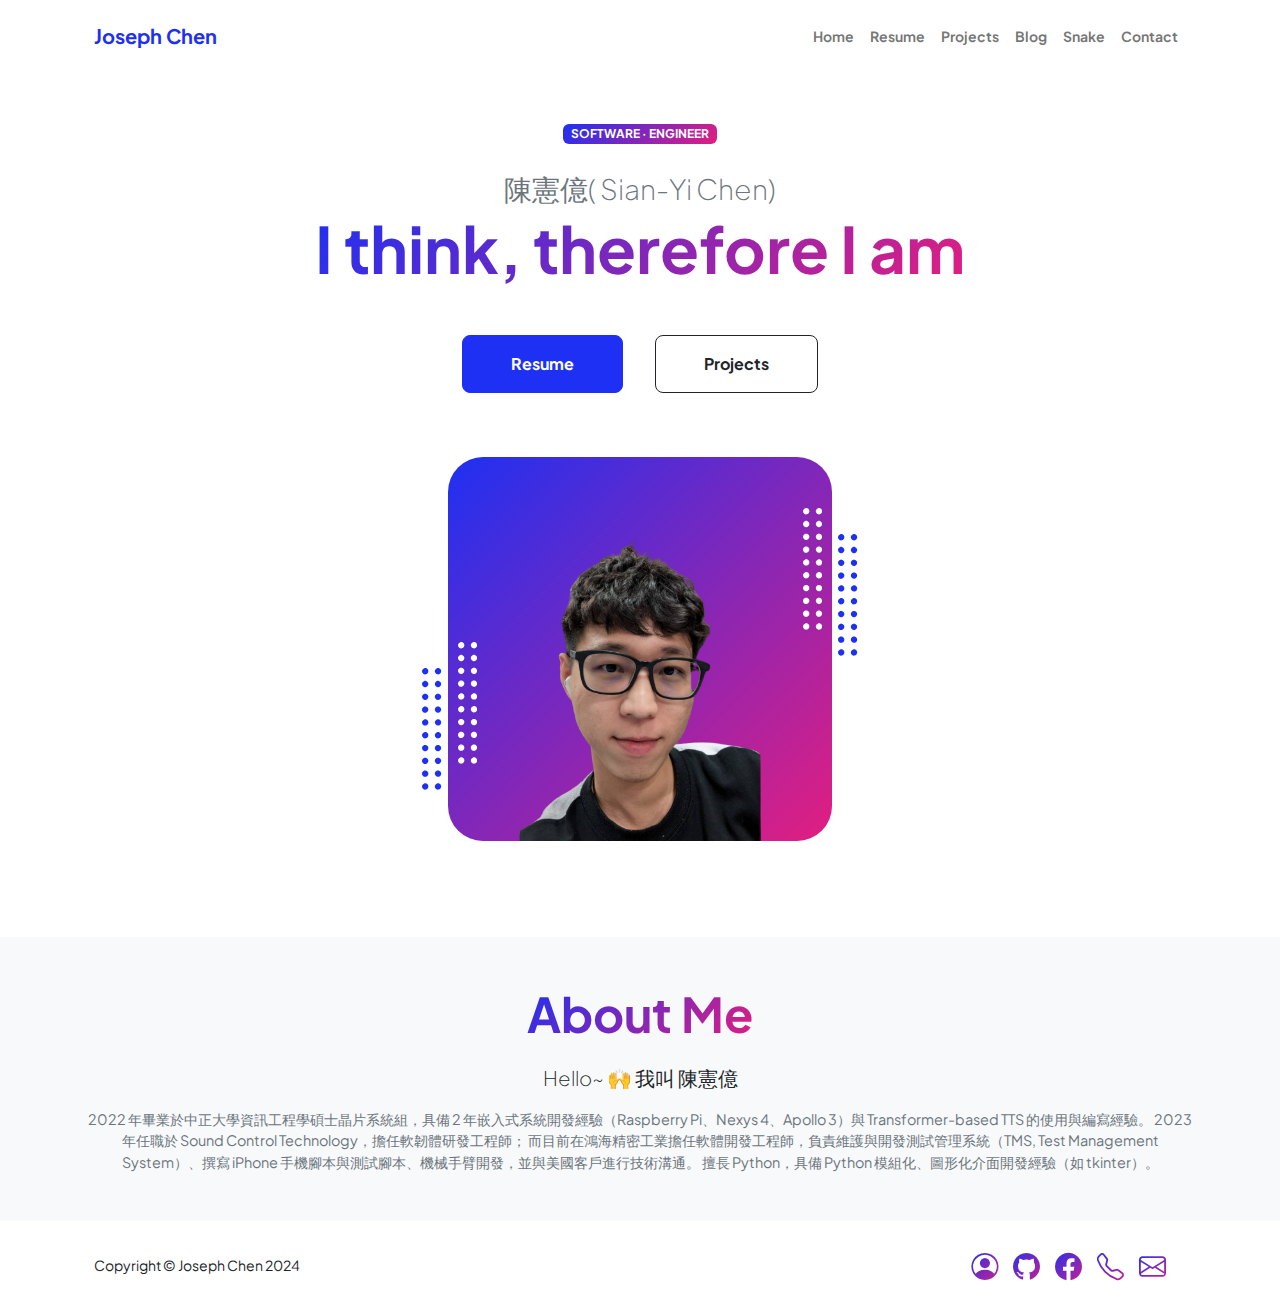
<file: index.html>
<!DOCTYPE html>
<html lang="en">
    <head>
        <meta charset="utf-8" />
        <meta name="viewport" content="width=device-width, initial-scale=1, shrink-to-fit=no" />
        <meta name="description" content="" />
        <meta name="author" content="" />
        <title>陳憲億 (Joseph Chen)</title>
        <!-- Favicon-->
        <link rel="icon" type="image/x-icon" href="assets/favicon.ico" />
        <!-- Custom Google font-->
        <link rel="preconnect" href="https://fonts.googleapis.com" />
        <link rel="preconnect" href="https://fonts.gstatic.com" crossorigin />
        <link href="https://fonts.googleapis.com/css2?family=Plus+Jakarta+Sans:wght@100;200;300;400;500;600;700;800;900&amp;display=swap" rel="stylesheet" />
        <!-- Bootstrap icons-->
        <link href="https://cdn.jsdelivr.net/npm/bootstrap-icons@1.8.1/font/bootstrap-icons.css" rel="stylesheet" />
        <!-- Core theme CSS (includes Bootstrap)-->
        <link href="css/styles.css" rel="stylesheet" />
    </head>
    <body class="d-flex flex-column h-100">
        <main class="flex-shrink-0">
            <!-- Navigation-->
            <nav class="navbar navbar-expand-lg navbar-light bg-white py-3">
                <div class="container px-4">
                    <a class="navbar-brand" href="index.html"><span class="fw-bolder text-primary">Joseph Chen</span></a>
                    <button class="navbar-toggler" type="button" data-bs-toggle="collapse" data-bs-target="#navbarSupportedContent" aria-controls="navbarSupportedContent" aria-expanded="false" aria-label="Toggle navigation"><span class="navbar-toggler-icon"></span></button>
                    <div class="collapse navbar-collapse" id="navbarSupportedContent">
                        <ul class="navbar-nav ms-auto mb-2 mb-lg-0 small fw-bolder">
                            <li class="nav-item"><a class="nav-link" href="index.html">Home</a></li>
                            <li class="nav-item"><a class="nav-link" href="resume.html">Resume</a></li>
                            <li class="nav-item"><a class="nav-link" href="projects.html">Projects</a></li>
                            <li class="nav-item"><a class="nav-link" href="blog2.html">Blog</a></li>
                            <li class="nav-item"><a class="nav-link" href="snake.html">Snake</a></li>
                            <li class="nav-item"><a class="nav-link" href="contact.html">Contact</a></li>
                        </ul>
                    </div>
                </div>
            </nav>
            <!-- Header-->
            <header class="py-5">
                <div class="container px-5 pb-5">
                    <div class="row gx-5 align-items-center">
                        <div class="col-xxl-5">
                            <!-- Header text content-->
                            <div class="text-center text-xxl-start">
                                <div class="badge bg-gradient-primary-to-secondary text-white mb-4"><div class="text-uppercase">Software &middot; engineer</div></div>
                                <div class="fs-3 fw-light text-muted">陳憲億( Sian-Yi Chen)</div>
                                <h1 class="display-3 fw-bolder mb-5"><span class="text-gradient d-inline">I think, therefore I am</span></h1>
                                <div class="d-grid gap-3 d-sm-flex justify-content-sm-center justify-content-xxl-start mb-3">
                                    <a class="btn btn-primary btn-lg px-5 py-3 me-sm-3 fs-6 fw-bolder" href="resume.html">Resume</a>
                                    <a class="btn btn-outline-dark btn-lg px-5 py-3 fs-6 fw-bolder" href="projects.html">Projects</a>
                                </div>
                            </div>
                        </div>
                        <div class="col-xxl-7">
                            <!-- Header profile picture-->
                            <div class="d-flex justify-content-center mt-5 mt-xxl-0">
                                <div class="profile bg-gradient-primary-to-secondary">
                                    <!-- TIP: For best results, use a photo with a transparent background like the demo example below-->
                                    <!-- Watch a tutorial on how to do this on YouTube (link)-->
                                    <img class="profile-img" src="assets/profile3.png" alt="..." />
                                    <div class="dots-1">
                                        <!-- SVG Dots-->
                                        <svg version="1.1" xmlns="http://www.w3.org/2000/svg" xmlns:xlink="http://www.w3.org/1999/xlink" x="0px" y="0px" viewBox="0 0 191.6 1215.4" style="enable-background: new 0 0 191.6 1215.4" xml:space="preserve">
                                            <g transform="translate(0.000000,1280.000000) scale(0.100000,-0.100000)">
                                                <path d="M227.7,12788.6c-105-35-200-141-222-248c-43-206,163-412,369-369c155,32,275,190,260,339c-11,105-90,213-190,262        C383.7,12801.6,289.7,12808.6,227.7,12788.6z"></path>
                                                <path d="M1507.7,12788.6c-151-50-253-216-222-362c25-119,136-230,254-255c194-41,395,142,375,339c-11,105-90,213-190,262        C1663.7,12801.6,1569.7,12808.6,1507.7,12788.6z"></path>
                                                <path d="M227.7,11508.6c-105-35-200-141-222-248c-43-206,163-412,369-369c155,32,275,190,260,339c-11,105-90,213-190,262        C383.7,11521.6,289.7,11528.6,227.7,11508.6z"></path>
                                                <path d="M1507.7,11508.6c-151-50-253-216-222-362c25-119,136-230,254-255c194-41,395,142,375,339c-11,105-90,213-190,262        C1663.7,11521.6,1569.7,11528.6,1507.7,11508.6z"></path>
                                                <path d="M227.7,10228.6c-105-35-200-141-222-248c-43-206,163-412,369-369c155,32,275,190,260,339c-11,105-90,213-190,262        C383.7,10241.6,289.7,10248.6,227.7,10228.6z"></path>
                                                <path d="M1507.7,10228.6c-105-35-200-141-222-248c-43-206,163-412,369-369c155,32,275,190,260,339c-11,105-90,213-190,262        C1663.7,10241.6,1569.7,10248.6,1507.7,10228.6z"></path>
                                                <path d="M227.7,8948.6c-105-35-200-141-222-248c-43-206,163-412,369-369c155,32,275,190,260,339c-11,105-90,213-190,262        C383.7,8961.6,289.7,8968.6,227.7,8948.6z"></path>
                                                <path d="M1507.7,8948.6c-105-35-200-141-222-248c-43-206,163-412,369-369c155,32,275,190,260,339c-11,105-90,213-190,262        C1663.7,8961.6,1569.7,8968.6,1507.7,8948.6z"></path>
                                                <path d="M227.7,7668.6c-105-35-200-141-222-248c-43-206,163-412,369-369c155,32,275,190,260,339c-11,105-90,213-190,262        C383.7,7681.6,289.7,7688.6,227.7,7668.6z"></path>
                                                <path d="M1507.7,7668.6c-105-35-200-141-222-248c-43-206,163-412,369-369c155,32,275,190,260,339c-11,105-90,213-190,262        C1663.7,7681.6,1569.7,7688.6,1507.7,7668.6z"></path>
                                                <path d="M227.7,6388.6c-105-35-200-141-222-248c-43-206,163-412,369-369c155,32,275,190,260,339c-11,105-90,213-190,262        C383.7,6401.6,289.7,6408.6,227.7,6388.6z"></path>
                                                <path d="M1507.7,6388.6c-105-35-200-141-222-248c-43-206,163-412,369-369c155,32,275,190,260,339c-11,105-90,213-190,262        C1663.7,6401.6,1569.7,6408.6,1507.7,6388.6z"></path>
                                                <path d="M227.7,5108.6c-105-35-200-141-222-248c-43-206,163-412,369-369c155,32,275,190,260,339c-11,105-90,213-190,262        C383.7,5121.6,289.7,5128.6,227.7,5108.6z"></path>
                                                <path d="M1507.7,5108.6c-105-35-200-141-222-248c-43-206,163-412,369-369c155,32,275,190,260,339c-11,105-90,213-190,262        C1663.7,5121.6,1569.7,5128.6,1507.7,5108.6z"></path>
                                                <path d="M227.7,3828.6c-105-35-200-141-222-248c-43-206,163-412,369-369c155,32,275,190,260,339c-11,105-90,213-190,262        C383.7,3841.6,289.7,3848.6,227.7,3828.6z"></path>
                                                <path d="M1507.7,3828.6c-105-35-200-141-222-248c-43-206,163-412,369-369c155,32,275,190,260,339c-11,105-90,213-190,262        C1663.7,3841.6,1569.7,3848.6,1507.7,3828.6z"></path>
                                                <path d="M227.7,2548.6c-105-35-200-141-222-248c-43-206,163-412,369-369c155,32,275,190,260,339c-11,105-90,213-190,262        C383.7,2561.6,289.7,2568.6,227.7,2548.6z"></path>
                                                <path d="M1507.7,2548.6c-105-35-200-141-222-248c-43-206,163-412,369-369c155,32,275,190,260,339c-11,105-90,213-190,262        C1663.7,2561.6,1569.7,2568.6,1507.7,2548.6z"></path>
                                                <path d="M227.7,1268.6c-105-35-200-141-222-248c-43-206,163-412,369-369c155,32,275,190,260,339c-11,105-90,213-190,262        C383.7,1281.6,289.7,1288.6,227.7,1268.6z"></path>
                                                <path d="M1507.7,1268.6c-105-35-200-141-222-248c-43-206,163-412,369-369c155,32,275,190,260,339c-11,105-90,213-190,262        C1663.7,1281.6,1569.7,1288.6,1507.7,1268.6z"></path>
                                            </g>
                                        </svg>
                                        <!-- END of SVG dots-->
                                    </div>
                                    <div class="dots-2">
                                        <!-- SVG Dots-->
                                        <svg version="1.1" xmlns="http://www.w3.org/2000/svg" xmlns:xlink="http://www.w3.org/1999/xlink" x="0px" y="0px" viewBox="0 0 191.6 1215.4" style="enable-background: new 0 0 191.6 1215.4" xml:space="preserve">
                                            <g transform="translate(0.000000,1280.000000) scale(0.100000,-0.100000)">
                                                <path d="M227.7,12788.6c-105-35-200-141-222-248c-43-206,163-412,369-369c155,32,275,190,260,339c-11,105-90,213-190,262        C383.7,12801.6,289.7,12808.6,227.7,12788.6z"></path>
                                                <path d="M1507.7,12788.6c-151-50-253-216-222-362c25-119,136-230,254-255c194-41,395,142,375,339c-11,105-90,213-190,262        C1663.7,12801.6,1569.7,12808.6,1507.7,12788.6z"></path>
                                                <path d="M227.7,11508.6c-105-35-200-141-222-248c-43-206,163-412,369-369c155,32,275,190,260,339c-11,105-90,213-190,262        C383.7,11521.6,289.7,11528.6,227.7,11508.6z"></path>
                                                <path d="M1507.7,11508.6c-151-50-253-216-222-362c25-119,136-230,254-255c194-41,395,142,375,339c-11,105-90,213-190,262        C1663.7,11521.6,1569.7,11528.6,1507.7,11508.6z"></path>
                                                <path d="M227.7,10228.6c-105-35-200-141-222-248c-43-206,163-412,369-369c155,32,275,190,260,339c-11,105-90,213-190,262        C383.7,10241.6,289.7,10248.6,227.7,10228.6z"></path>
                                                <path d="M1507.7,10228.6c-105-35-200-141-222-248c-43-206,163-412,369-369c155,32,275,190,260,339c-11,105-90,213-190,262        C1663.7,10241.6,1569.7,10248.6,1507.7,10228.6z"></path>
                                                <path d="M227.7,8948.6c-105-35-200-141-222-248c-43-206,163-412,369-369c155,32,275,190,260,339c-11,105-90,213-190,262        C383.7,8961.6,289.7,8968.6,227.7,8948.6z"></path>
                                                <path d="M1507.7,8948.6c-105-35-200-141-222-248c-43-206,163-412,369-369c155,32,275,190,260,339c-11,105-90,213-190,262        C1663.7,8961.6,1569.7,8968.6,1507.7,8948.6z"></path>
                                                <path d="M227.7,7668.6c-105-35-200-141-222-248c-43-206,163-412,369-369c155,32,275,190,260,339c-11,105-90,213-190,262        C383.7,7681.6,289.7,7688.6,227.7,7668.6z"></path>
                                                <path d="M1507.7,7668.6c-105-35-200-141-222-248c-43-206,163-412,369-369c155,32,275,190,260,339c-11,105-90,213-190,262        C1663.7,7681.6,1569.7,7688.6,1507.7,7668.6z"></path>
                                                <path d="M227.7,6388.6c-105-35-200-141-222-248c-43-206,163-412,369-369c155,32,275,190,260,339c-11,105-90,213-190,262        C383.7,6401.6,289.7,6408.6,227.7,6388.6z"></path>
                                                <path d="M1507.7,6388.6c-105-35-200-141-222-248c-43-206,163-412,369-369c155,32,275,190,260,339c-11,105-90,213-190,262        C1663.7,6401.6,1569.7,6408.6,1507.7,6388.6z"></path>
                                                <path d="M227.7,5108.6c-105-35-200-141-222-248c-43-206,163-412,369-369c155,32,275,190,260,339c-11,105-90,213-190,262        C383.7,5121.6,289.7,5128.6,227.7,5108.6z"></path>
                                                <path d="M1507.7,5108.6c-105-35-200-141-222-248c-43-206,163-412,369-369c155,32,275,190,260,339c-11,105-90,213-190,262        C1663.7,5121.6,1569.7,5128.6,1507.7,5108.6z"></path>
                                                <path d="M227.7,3828.6c-105-35-200-141-222-248c-43-206,163-412,369-369c155,32,275,190,260,339c-11,105-90,213-190,262        C383.7,3841.6,289.7,3848.6,227.7,3828.6z"></path>
                                                <path d="M1507.7,3828.6c-105-35-200-141-222-248c-43-206,163-412,369-369c155,32,275,190,260,339c-11,105-90,213-190,262        C1663.7,3841.6,1569.7,3848.6,1507.7,3828.6z"></path>
                                                <path d="M227.7,2548.6c-105-35-200-141-222-248c-43-206,163-412,369-369c155,32,275,190,260,339c-11,105-90,213-190,262        C383.7,2561.6,289.7,2568.6,227.7,2548.6z"></path>
                                                <path d="M1507.7,2548.6c-105-35-200-141-222-248c-43-206,163-412,369-369c155,32,275,190,260,339c-11,105-90,213-190,262        C1663.7,2561.6,1569.7,2568.6,1507.7,2548.6z"></path>
                                                <path d="M227.7,1268.6c-105-35-200-141-222-248c-43-206,163-412,369-369c155,32,275,190,260,339c-11,105-90,213-190,262        C383.7,1281.6,289.7,1288.6,227.7,1268.6z"></path>
                                                <path d="M1507.7,1268.6c-105-35-200-141-222-248c-43-206,163-412,369-369c155,32,275,190,260,339c-11,105-90,213-190,262        C1663.7,1281.6,1569.7,1288.6,1507.7,1268.6z"></path>
                                            </g>
                                        </svg>
                                        <!-- END of SVG dots-->
                                    </div>
                                    <div class="dots-3">
                                        <!-- SVG Dots-->
                                        <svg version="1.1" xmlns="http://www.w3.org/2000/svg" xmlns:xlink="http://www.w3.org/1999/xlink" x="0px" y="0px" viewBox="0 0 191.6 1215.4" style="enable-background: new 0 0 191.6 1215.4" xml:space="preserve">
                                            <g transform="translate(0.000000,1280.000000) scale(0.100000,-0.100000)">
                                                <path d="M227.7,12788.6c-105-35-200-141-222-248c-43-206,163-412,369-369c155,32,275,190,260,339c-11,105-90,213-190,262        C383.7,12801.6,289.7,12808.6,227.7,12788.6z"></path>
                                                <path d="M1507.7,12788.6c-151-50-253-216-222-362c25-119,136-230,254-255c194-41,395,142,375,339c-11,105-90,213-190,262        C1663.7,12801.6,1569.7,12808.6,1507.7,12788.6z"></path>
                                                <path d="M227.7,11508.6c-105-35-200-141-222-248c-43-206,163-412,369-369c155,32,275,190,260,339c-11,105-90,213-190,262        C383.7,11521.6,289.7,11528.6,227.7,11508.6z"></path>
                                                <path d="M1507.7,11508.6c-151-50-253-216-222-362c25-119,136-230,254-255c194-41,395,142,375,339c-11,105-90,213-190,262        C1663.7,11521.6,1569.7,11528.6,1507.7,11508.6z"></path>
                                                <path d="M227.7,10228.6c-105-35-200-141-222-248c-43-206,163-412,369-369c155,32,275,190,260,339c-11,105-90,213-190,262        C383.7,10241.6,289.7,10248.6,227.7,10228.6z"></path>
                                                <path d="M1507.7,10228.6c-105-35-200-141-222-248c-43-206,163-412,369-369c155,32,275,190,260,339c-11,105-90,213-190,262        C1663.7,10241.6,1569.7,10248.6,1507.7,10228.6z"></path>
                                                <path d="M227.7,8948.6c-105-35-200-141-222-248c-43-206,163-412,369-369c155,32,275,190,260,339c-11,105-90,213-190,262        C383.7,8961.6,289.7,8968.6,227.7,8948.6z"></path>
                                                <path d="M1507.7,8948.6c-105-35-200-141-222-248c-43-206,163-412,369-369c155,32,275,190,260,339c-11,105-90,213-190,262        C1663.7,8961.6,1569.7,8968.6,1507.7,8948.6z"></path>
                                                <path d="M227.7,7668.6c-105-35-200-141-222-248c-43-206,163-412,369-369c155,32,275,190,260,339c-11,105-90,213-190,262        C383.7,7681.6,289.7,7688.6,227.7,7668.6z"></path>
                                                <path d="M1507.7,7668.6c-105-35-200-141-222-248c-43-206,163-412,369-369c155,32,275,190,260,339c-11,105-90,213-190,262        C1663.7,7681.6,1569.7,7688.6,1507.7,7668.6z"></path>
                                                <path d="M227.7,6388.6c-105-35-200-141-222-248c-43-206,163-412,369-369c155,32,275,190,260,339c-11,105-90,213-190,262        C383.7,6401.6,289.7,6408.6,227.7,6388.6z"></path>
                                                <path d="M1507.7,6388.6c-105-35-200-141-222-248c-43-206,163-412,369-369c155,32,275,190,260,339c-11,105-90,213-190,262        C1663.7,6401.6,1569.7,6408.6,1507.7,6388.6z"></path>
                                                <path d="M227.7,5108.6c-105-35-200-141-222-248c-43-206,163-412,369-369c155,32,275,190,260,339c-11,105-90,213-190,262        C383.7,5121.6,289.7,5128.6,227.7,5108.6z"></path>
                                                <path d="M1507.7,5108.6c-105-35-200-141-222-248c-43-206,163-412,369-369c155,32,275,190,260,339c-11,105-90,213-190,262        C1663.7,5121.6,1569.7,5128.6,1507.7,5108.6z"></path>
                                                <path d="M227.7,3828.6c-105-35-200-141-222-248c-43-206,163-412,369-369c155,32,275,190,260,339c-11,105-90,213-190,262        C383.7,3841.6,289.7,3848.6,227.7,3828.6z"></path>
                                                <path d="M1507.7,3828.6c-105-35-200-141-222-248c-43-206,163-412,369-369c155,32,275,190,260,339c-11,105-90,213-190,262        C1663.7,3841.6,1569.7,3848.6,1507.7,3828.6z"></path>
                                                <path d="M227.7,2548.6c-105-35-200-141-222-248c-43-206,163-412,369-369c155,32,275,190,260,339c-11,105-90,213-190,262        C383.7,2561.6,289.7,2568.6,227.7,2548.6z"></path>
                                                <path d="M1507.7,2548.6c-105-35-200-141-222-248c-43-206,163-412,369-369c155,32,275,190,260,339c-11,105-90,213-190,262        C1663.7,2561.6,1569.7,2568.6,1507.7,2548.6z"></path>
                                                <path d="M227.7,1268.6c-105-35-200-141-222-248c-43-206,163-412,369-369c155,32,275,190,260,339c-11,105-90,213-190,262        C383.7,1281.6,289.7,1288.6,227.7,1268.6z"></path>
                                                <path d="M1507.7,1268.6c-105-35-200-141-222-248c-43-206,163-412,369-369c155,32,275,190,260,339c-11,105-90,213-190,262        C1663.7,1281.6,1569.7,1288.6,1507.7,1268.6z"></path>
                                            </g>
                                        </svg>
                                        <!-- END of SVG dots-->
                                    </div>
                                    <div class="dots-4">
                                        <!-- SVG Dots-->
                                        <svg version="1.1" xmlns="http://www.w3.org/2000/svg" xmlns:xlink="http://www.w3.org/1999/xlink" x="0px" y="0px" viewBox="0 0 191.6 1215.4" style="enable-background: new 0 0 191.6 1215.4" xml:space="preserve">
                                            <g transform="translate(0.000000,1280.000000) scale(0.100000,-0.100000)">
                                                <path d="M227.7,12788.6c-105-35-200-141-222-248c-43-206,163-412,369-369c155,32,275,190,260,339c-11,105-90,213-190,262        C383.7,12801.6,289.7,12808.6,227.7,12788.6z"></path>
                                                <path d="M1507.7,12788.6c-151-50-253-216-222-362c25-119,136-230,254-255c194-41,395,142,375,339c-11,105-90,213-190,262        C1663.7,12801.6,1569.7,12808.6,1507.7,12788.6z"></path>
                                                <path d="M227.7,11508.6c-105-35-200-141-222-248c-43-206,163-412,369-369c155,32,275,190,260,339c-11,105-90,213-190,262        C383.7,11521.6,289.7,11528.6,227.7,11508.6z"></path>
                                                <path d="M1507.7,11508.6c-151-50-253-216-222-362c25-119,136-230,254-255c194-41,395,142,375,339c-11,105-90,213-190,262        C1663.7,11521.6,1569.7,11528.6,1507.7,11508.6z"></path>
                                                <path d="M227.7,10228.6c-105-35-200-141-222-248c-43-206,163-412,369-369c155,32,275,190,260,339c-11,105-90,213-190,262        C383.7,10241.6,289.7,10248.6,227.7,10228.6z"></path>
                                                <path d="M1507.7,10228.6c-105-35-200-141-222-248c-43-206,163-412,369-369c155,32,275,190,260,339c-11,105-90,213-190,262        C1663.7,10241.6,1569.7,10248.6,1507.7,10228.6z"></path>
                                                <path d="M227.7,8948.6c-105-35-200-141-222-248c-43-206,163-412,369-369c155,32,275,190,260,339c-11,105-90,213-190,262        C383.7,8961.6,289.7,8968.6,227.7,8948.6z"></path>
                                                <path d="M1507.7,8948.6c-105-35-200-141-222-248c-43-206,163-412,369-369c155,32,275,190,260,339c-11,105-90,213-190,262        C1663.7,8961.6,1569.7,8968.6,1507.7,8948.6z"></path>
                                                <path d="M227.7,7668.6c-105-35-200-141-222-248c-43-206,163-412,369-369c155,32,275,190,260,339c-11,105-90,213-190,262        C383.7,7681.6,289.7,7688.6,227.7,7668.6z"></path>
                                                <path d="M1507.7,7668.6c-105-35-200-141-222-248c-43-206,163-412,369-369c155,32,275,190,260,339c-11,105-90,213-190,262        C1663.7,7681.6,1569.7,7688.6,1507.7,7668.6z"></path>
                                                <path d="M227.7,6388.6c-105-35-200-141-222-248c-43-206,163-412,369-369c155,32,275,190,260,339c-11,105-90,213-190,262        C383.7,6401.6,289.7,6408.6,227.7,6388.6z"></path>
                                                <path d="M1507.7,6388.6c-105-35-200-141-222-248c-43-206,163-412,369-369c155,32,275,190,260,339c-11,105-90,213-190,262        C1663.7,6401.6,1569.7,6408.6,1507.7,6388.6z"></path>
                                                <path d="M227.7,5108.6c-105-35-200-141-222-248c-43-206,163-412,369-369c155,32,275,190,260,339c-11,105-90,213-190,262        C383.7,5121.6,289.7,5128.6,227.7,5108.6z"></path>
                                                <path d="M1507.7,5108.6c-105-35-200-141-222-248c-43-206,163-412,369-369c155,32,275,190,260,339c-11,105-90,213-190,262        C1663.7,5121.6,1569.7,5128.6,1507.7,5108.6z"></path>
                                                <path d="M227.7,3828.6c-105-35-200-141-222-248c-43-206,163-412,369-369c155,32,275,190,260,339c-11,105-90,213-190,262        C383.7,3841.6,289.7,3848.6,227.7,3828.6z"></path>
                                                <path d="M1507.7,3828.6c-105-35-200-141-222-248c-43-206,163-412,369-369c155,32,275,190,260,339c-11,105-90,213-190,262        C1663.7,3841.6,1569.7,3848.6,1507.7,3828.6z"></path>
                                                <path d="M227.7,2548.6c-105-35-200-141-222-248c-43-206,163-412,369-369c155,32,275,190,260,339c-11,105-90,213-190,262        C383.7,2561.6,289.7,2568.6,227.7,2548.6z"></path>
                                                <path d="M1507.7,2548.6c-105-35-200-141-222-248c-43-206,163-412,369-369c155,32,275,190,260,339c-11,105-90,213-190,262        C1663.7,2561.6,1569.7,2568.6,1507.7,2548.6z"></path>
                                                <path d="M227.7,1268.6c-105-35-200-141-222-248c-43-206,163-412,369-369c155,32,275,190,260,339c-11,105-90,213-190,262        C383.7,1281.6,289.7,1288.6,227.7,1268.6z"></path>
                                                <path d="M1507.7,1268.6c-105-35-200-141-222-248c-43-206,163-412,369-369c155,32,275,190,260,339c-11,105-90,213-190,262        C1663.7,1281.6,1569.7,1288.6,1507.7,1268.6z"></path>
                                            </g>
                                        </svg>
                                        <!-- END of SVG dots-->
                                    </div>
                                </div>
                            </div>
                        </div>
                    </div>
                </div>
            </header>
            <!-- About Section-->
            <section class="bg-light">
                <div class="container px-3">
                    <div class="row gx-5 justify-content-center">
                        <div class="col-xxl-8">
                            <div class="text-center my-5">
                                <h2 class="display-5 fw-bolder" style="margin-top: 20px; margin-bottom: 20px;"><span class="text-gradient d-inline">About Me</span></h2>
                                <p class="lead fw-light ">Hello~ 🙌 我叫 陳憲億</p>
                                <!-- <p class="text-muted">graduated from National Chung Cheng University, Department of Information Engineering, M.S. in Chip System Laboratory, specializing in Python, C, and TTS.</p> -->
                                <p class="text-muted mb-4 font-color-555">
                                    2022 年畢業於中正大學資訊工程學碩士晶片系統組，具備 2 年嵌入式系統開發經驗（Raspberry Pi、Nexys 4、Apollo 3）與 Transformer-based TTS 的使用與編寫經驗。
                                    2023 年任職於 Sound Control Technology，擔任軟韌體研發工程師；
                                    而目前在鴻海精密工業擔任軟體開發工程師，負責維護與開發測試管理系統（TMS, Test Management System）、撰寫 iPhone 手機腳本與測試腳本、機械手臂開發，並與美國客戶進行技術溝通。
                                    擅長 Python，具備 Python 模組化、圖形化介面開發經驗（如 tkinter）。
                                </p>
                                <!-- <ul id="about">
                                    <li>擁有 2 年嵌入式系統開發經驗（Raspberry Pi、Nexys 4、Apollo 3） </li>
                                    <li>具有 Python 模組化、 圖形化介面開發、Transformer AI 模型使用經驗</li>
                                    <li>擅長語言：Python、C                                           </li>
                                    <li>聯絡方式：fg6ts15@gmail.com、(+886) 960-967-058、(WeChat ID) TWJosephChen</li>
                                  </ul> -->
                                <!-- <div class="d-flex justify-content-center fs-2 gap-4">
                                    <a class="text-gradient" href="https://www.cakeresume.com/s--DHaZLWLSam4vtroWd_u8hw--/fg6ts15test"><i class="bi bi-person-circle"></i></a>
                                    <a class="text-gradient" href="https://github.com/chullin"><i class="bi bi-github"></i></a>
                                    <a class="text-gradient" href="https://www.facebook.com/profile.php?id=100002930302460"><i class="bi bi-facebook"></i></a>
                                </div> -->
                            </div>
                        </div>
                    </div>
                </div>
            </section>
        </main>
        <!-- Footer-->
        <footer class="bg-white py-4 mt-auto">
            <div class="container px-4">
                <div class="row align-items-center justify-content-between flex-column flex-sm-row">
                    <div class="col-auto"><div class="small m-0">Copyright &copy; Joseph Chen 2024</div></div>
                    <!-- <div class="col-auto">
                        <a class="small" href="#!">Privacy</a>
                        <span class="mx-1">&middot;</span>
                        <a class="small" href="#!">Terms</a>
                        <span class="mx-1">&middot;</span>
                        <a class="small" href="#!">Contact</a>
                    </div> -->
                    <div class="col-auto" style="font-size: 1.7em; margin-right: 10px;">
                        <a class="text-gradient" href="https://www.cake.me/s--g59SDSH82OEybvapXS0q5A--/fg6ts15"><i class="bi bi-person-circle " style="margin-right: 10px;"></i></a>
                        <!-- <a class="text-gradient" href="#!"><i class="bi bi-104"></i></a> -->
                        <a class="text-gradient" href="https://github.com/chullin"><i class="bi bi-github" style="margin-right: 10px;"></i></a>
                        <a class="text-gradient" href="https://www.facebook.com/profile.php?id=100002930302460"><i class="bi bi-facebook" style="margin-right: 10px;"></i></a>
                        <a id="contact-link" class="text-gradient" href="#" data-phone="(+886) 960-967-058"><i class="bi bi-telephone" style="margin-right: 10px;"></i></a>
                        <a class="text-gradient" href="mailto:fg6ts15@gmail.com"><i class="bi bi-envelope" style="margin-right: 10px;"></i></a>
                    </div>
                </div>
            </div>
        </footer>
        <!-- Bootstrap core JS-->
        <script src="https://cdn.jsdelivr.net/npm/bootstrap@5.2.3/dist/js/bootstrap.bundle.min.js"></script>
        <!-- Core theme JS-->
        <script src="js/scripts.js"></script>


    </body>
</html>
</file>
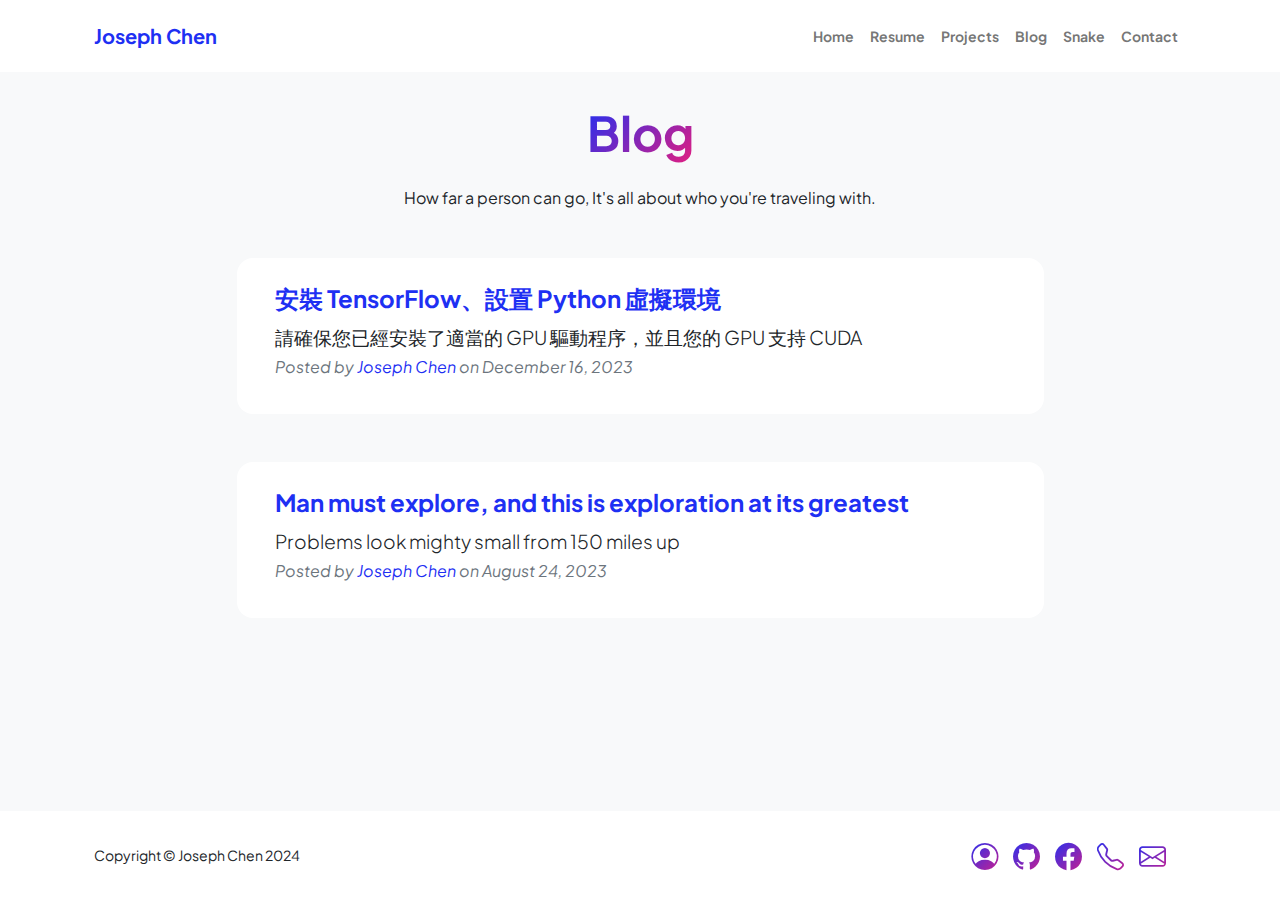
<file: blog2.html>
<!DOCTYPE html>
<html lang="en">
    <head>
        <meta charset="utf-8" />
        <meta name="viewport" content="width=device-width, initial-scale=1, shrink-to-fit=no" />
        <meta name="description" content="" />
        <meta name="author" content="" />
        <title>陳憲億 (Joseph Chen)</title>
        <!-- Favicon-->
        <link rel="icon" type="image/x-icon" href="assets/favicon.ico" />
        <!-- Custom Google font-->
        <link rel="preconnect" href="https://fonts.googleapis.com" />
        <link rel="preconnect" href="https://fonts.gstatic.com" crossorigin />
        <link href="https://fonts.googleapis.com/css2?family=Plus+Jakarta+Sans:wght@100;200;300;400;500;600;700;800;900&amp;display=swap" rel="stylesheet" />
        <!-- Bootstrap icons-->
        <link href="https://cdn.jsdelivr.net/npm/bootstrap-icons@1.8.1/font/bootstrap-icons.css" rel="stylesheet" />
        <!-- Core theme CSS (includes Bootstrap)-->
        <link href="css/styles.css" rel="stylesheet" />
    </head>
    <body class="d-flex flex-column h-100 bg-light">
        <main class="flex-shrink-0">
            <!-- Navigation-->
            <nav class="navbar navbar-expand-lg navbar-light bg-white py-3">
                <div class="container px-4">
                    <a class="navbar-brand" href="index.html"><span class="fw-bolder text-primary">Joseph Chen</span></a>
                    <button class="navbar-toggler" type="button" data-bs-toggle="collapse" data-bs-target="#navbarSupportedContent" aria-controls="navbarSupportedContent" aria-expanded="false" aria-label="Toggle navigation"><span class="navbar-toggler-icon"></span></button>
                    <div class="collapse navbar-collapse" id="navbarSupportedContent">
                        <ul class="navbar-nav ms-auto mb-2 mb-lg-0 small fw-bolder">
                            <li class="nav-item"><a class="nav-link" href="index.html">Home</a></li>
                            <li class="nav-item"><a class="nav-link" href="resume.html">Resume</a></li>
                            <li class="nav-item"><a class="nav-link" href="projects.html">Projects</a></li>
                            <li class="nav-item"><a class="nav-link" href="blog2.html">Blog</a></li>
                            <li class="nav-item"><a class="nav-link" href="snake.html">Snake</a></li>
                            <li class="nav-item"><a class="nav-link" href="contact.html">Contact</a></li>
                        </ul>
                    </div>
                </div>
            </nav>
            <!-- Page Content-->
            <div class="container px-4 my-6">
                <div class="text-center mb-5">
                    <h1 class="display-5 fw-bolder mb-0"><span class="text-gradient d-inline">Blog</span></h1>
                    <br/>
                    <span class="subheading">How far a person can go, It's all about who you're traveling with.</span>
                </div>
                <div class="row gx-5 justify-content-center">
                    <div class="col-lg-11 col-xl-9 col-xxl-8">
                        <!-- Experience Section-->


                        <section>
                            
                            <!-- Experience Card 1-->
                            <div class="card border-0 rounded-4 mb-5">
                                <div class="card-body p-6">
                                    <div class="row align-items-center gx-5">
                                        <div class="post-preview">
                                            <a href="https://chullin.github.io/Exploring-Neural-Networks/">
                                                <span class="fw-bolder mb-0 blog-title">安裝 TensorFlow、設置 Python 虛擬環境</span>
                                                <br/>
                                                <span class="post-subtitle">請確保您已經安裝了適當的 GPU 驅動程序，並且您的 GPU 支持 CUDA</span>
                                            </a>
                                            <p class="post-meta">
                                                Posted by
                                                <a href="#!">Joseph Chen</a>
                                                on December 16, 2023
                                            </p>
                                        </div>
                                    </div>
                                </div>
                            </div>
                        </section>


                        <section>
                            <!-- Experience Card 2-->
                            <div class="card border-0 rounded-4 mb-5">
                                <div class="card-body p-6">
                                    <div class="row align-items-center gx-5">
                                        <div class="post-preview">
                                            <a href="post.html">
                                                <span class="fw-bolder mb-0 blog-title">Man must explore, and this is exploration at its greatest</span>
                                                <br/>
                                                <span class="post-subtitle">Problems look mighty small from 150 miles up</span>
                                            </a>
                                            <p class="post-meta">
                                                Posted by
                                                <a href="#!">Joseph Chen</a>
                                                on August 24, 2023
                                            </p>
                                        </div>
                                    </div>
                                </div>
                            </div>
                        </section>




                    </div>
                </div>
            </div>
        </main>
        <!-- Footer-->
        <footer class="bg-white py-4 mt-auto">
            <div class="container px-4">
                <div class="row align-items-center justify-content-between flex-column flex-sm-row">
                    <div class="col-auto"><div class="small m-0">Copyright &copy; Joseph Chen 2024</div></div>
                    <!-- <div class="col-auto">
                        <a class="small" href="#!">Privacy</a>
                        <span class="mx-1">&middot;</span>
                        <a class="small" href="#!">Terms</a>
                        <span class="mx-1">&middot;</span>
                        <a class="small" href="#!">Contact</a>
                    </div> -->
                    <div class="col-auto" style="font-size: 1.7em; margin-right: 10px;">
                        <a class="text-gradient" href="https://www.cakeresume.com/s--g59SDSH82OEybvapXS0q5A--/fg6ts15"><i class="bi bi-person-circle " style="margin-right: 10px;"></i></a>
                        <!-- <a class="text-gradient" href="#!"><i class="bi bi-104"></i></a> -->
                        <a class="text-gradient" href="https://github.com/chullin"><i class="bi bi-github" style="margin-right: 10px;"></i></a>
                        <a class="text-gradient" href="https://www.facebook.com/profile.php?id=100002930302460"><i class="bi bi-facebook" style="margin-right: 10px;"></i></a>
                        <a id="contact-link" class="text-gradient" href="#" data-phone="(+886) 960-967-058"><i class="bi bi-telephone" style="margin-right: 10px;"></i></a>
                        <a class="text-gradient" href="mailto:fg6ts15@gmail.com"><i class="bi bi-envelope" style="margin-right: 10px;"></i></a>
                    </div>
                </div>
            </div>
        </footer>
        <!-- Bootstrap core JS-->
        <script src="https://cdn.jsdelivr.net/npm/bootstrap@5.2.3/dist/js/bootstrap.bundle.min.js"></script>
        <!-- Core theme JS-->
        <script src="js/scripts.js"></script>
    </body>
</html>
</file>
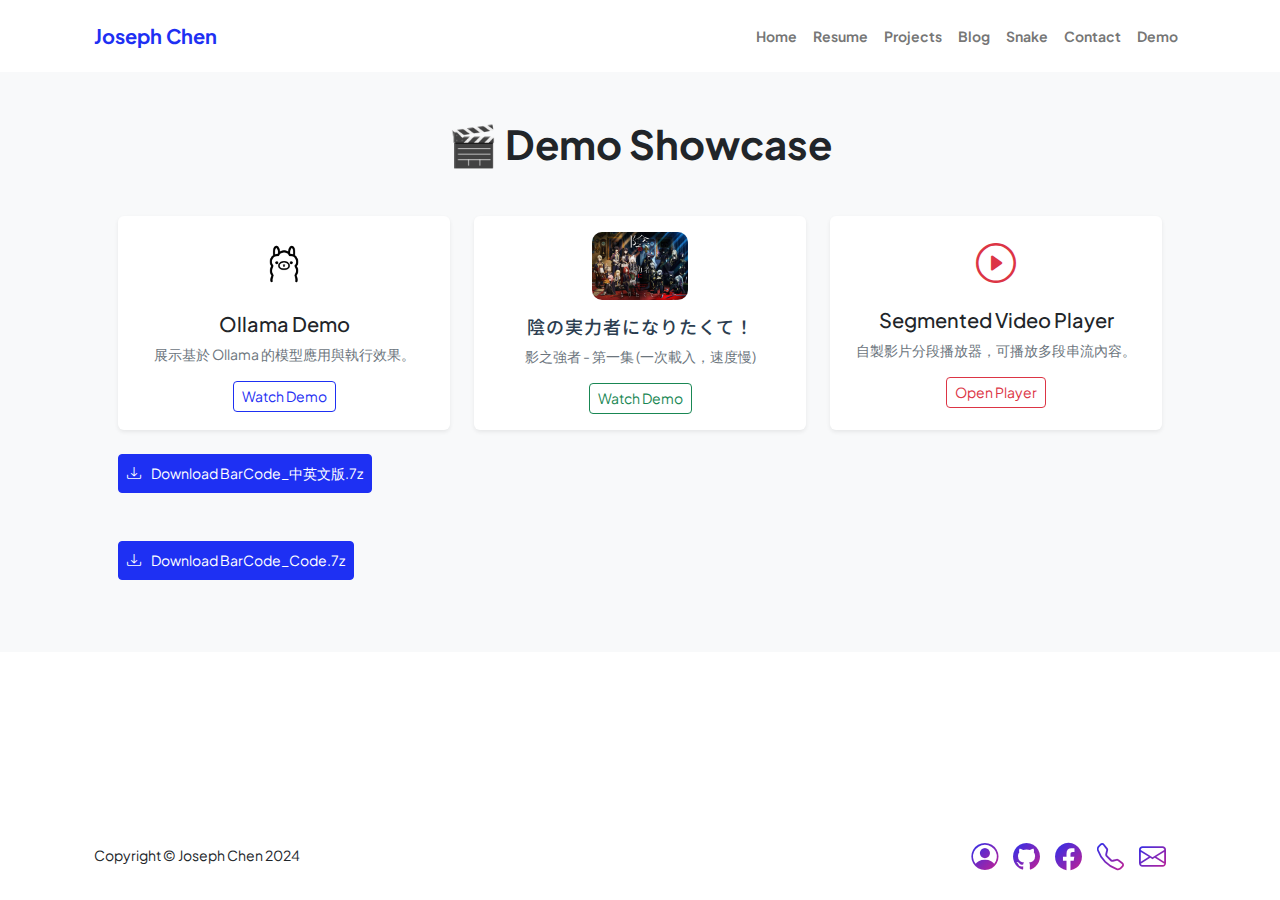
<file: demo.html>
<!DOCTYPE html>
<html lang="zh-Hant">
    <head>
        <meta charset="utf-8" />
        <meta
            name="viewport"
            content="width=device-width, initial-scale=1, shrink-to-fit=no"
        />
        <meta name="description" content />
        <meta name="author" content />
        <title>陳憲億 (Joseph Chen)</title>
        <!-- Favicon-->
        <link rel="icon" type="image/x-icon" href="assets/favicon.ico" />
        <!-- Custom Google font-->
        <link rel="preconnect" href="https://fonts.googleapis.com" />
        <link rel="preconnect" href="https://fonts.gstatic.com" crossorigin />
        <link
            href="https://fonts.googleapis.com/css2?family=Plus+Jakarta+Sans:wght@100;200;300;400;500;600;700;800;900&amp;display=swap"
            rel="stylesheet"
        />
        <!-- Bootstrap icons-->
        <link
            href="https://cdn.jsdelivr.net/npm/bootstrap-icons@1.8.1/font/bootstrap-icons.css"
            rel="stylesheet"
        />
        <!-- Core theme CSS (includes Bootstrap)-->
        <link href="css/styles.css" rel="stylesheet" />

        <!-- 好看的日文字體 -->
        <link
            href="https://fonts.googleapis.com/css2?family=Noto+Sans+JP:wght@400;500;700&display=swap"
            rel="stylesheet"
        />
    </head>
    <style>
        .hover-shadow {
            transition: all 0.3s ease;
        }

        .hover-shadow:hover {
            transform: translateY(-5px);
            box-shadow: 0 8px 20px rgba(0, 0, 0, 0.1);
        }
    </style>
    <body class="d-flex flex-column">
        <main class="flex-shrink-0">
            <!-- Navigation-->
            <nav class="navbar navbar-expand-lg navbar-light bg-white py-3">
                <div class="container px-4">
                    <a class="navbar-brand" href="index.html"
                        ><span class="fw-bolder text-primary"
                            >Joseph Chen</span
                        ></a
                    >
                    <button
                        class="navbar-toggler"
                        type="button"
                        data-bs-toggle="collapse"
                        data-bs-target="#navbarSupportedContent"
                        aria-controls="navbarSupportedContent"
                        aria-expanded="false"
                        aria-label="Toggle navigation"
                    >
                        <span class="navbar-toggler-icon"></span>
                    </button>
                    <div
                        class="collapse navbar-collapse"
                        id="navbarSupportedContent"
                    >
                        <ul
                            class="navbar-nav ms-auto mb-2 mb-lg-0 small fw-bolder"
                        >
                            <li class="nav-item">
                                <a class="nav-link" href="index.html">Home</a>
                            </li>
                            <li class="nav-item">
                                <a class="nav-link" href="resume.html"
                                    >Resume</a
                                >
                            </li>
                            <li class="nav-item">
                                <a class="nav-link" href="projects.html"
                                    >Projects</a
                                >
                            </li>
                            <li class="nav-item">
                                <a class="nav-link" href="blog2.html">Blog</a>
                            </li>
                            <li class="nav-item">
                                <a class="nav-link" href="snake.html">Snake</a>
                            </li>
                            <li class="nav-item">
                                <a class="nav-link" href="contact.html"
                                    >Contact</a
                                >
                            </li>
                            <li class="nav-item">
                                <a class="nav-link" href="demo.html">Demo</a>
                            </li>
                        </ul>
                    </div>
                </div>
            </nav>

            <!-- Demo Section -->
            <section class="py-5 bg-light">
                <div class="container px-5">
                    <h1 class="fw-bold text-center mb-5">🎬 Demo Showcase</h1>

                    <div class="row g-4">
                        <!-- Demo 1 -->
                        <div class="col-md-4">
                            <div
                                class="card h-100 shadow-sm border-0 hover-shadow"
                            >
                                <div class="card-body text-center">
                                    <img
                                        src="assets/ollama.png"
                                        alt="Ollama Demo"
                                        style="
                                            width: 2.5rem;
                                            height: 4rem;
                                            border-radius: 10px;
                                            object-fit: contain;
                                        "
                                    />
                                    <h5 class="card-title mt-3">Ollama Demo</h5>
                                    <p class="card-text text-muted small">
                                        展示基於 Ollama 的模型應用與執行效果。
                                    </p>
                                    <a
                                        href="https://chullin.github.io/fullVideo/ollama-demo_small.mp4"
                                        target="_blank"
                                        class="btn btn-outline-primary btn-sm"
                                        >Watch Demo</a
                                    >
                                </div>
                            </div>
                        </div>

                        <!-- Demo 2 -->
                        <div class="col-md-4">
                            <div
                                class="card h-100 shadow-sm border-0 hover-shadow"
                            >
                                <div class="card-body text-center">
                                    <img
                                        src="assets/shadow.jpg"
                                        alt="陰の実力者になりたくて！"
                                        style="
                                            width: 6rem;
                                            height: auto;
                                            border-radius: 10px;
                                            object-fit: contain;
                                        "
                                    />
                                    <h5
                                        class="card-title mt-3"
                                        style="
                                            font-family: 'Noto Sans JP',
                                                'Plus Jakarta Sans', sans-serif;
                                            font-weight: 500;
                                            font-size: large;
                                            color: #2c3e50;
                                            letter-spacing: 1px;
                                        "
                                    >
                                        陰の実力者になりたくて！
                                    </h5>
                                    <p class="card-text text-muted small">
                                        影之強者 - 第一集 (一次載入，速度慢)
                                    </p>
                                    <a
                                        href="https://chullin.github.io/fullVideo/shadow.mp4"
                                        target="_blank"
                                        class="btn btn-outline-success btn-sm"
                                        >Watch Demo</a
                                    >
                                </div>
                            </div>
                        </div>

                        <!-- Demo 3 -->
                        <div class="col-md-4">
                            <div
                                class="card h-100 shadow-sm border-0 hover-shadow"
                            >
                                <div class="card-body text-center">
                                    <i
                                        class="bi bi-play-circle text-danger"
                                        style="font-size: 2.5rem"
                                    ></i>
                                    <h5 class="card-title mt-3">
                                        Segmented Video Player
                                    </h5>
                                    <p class="card-text text-muted small">
                                        自製影片分段播放器，可播放多段串流內容。
                                    </p>
                                    <a
                                        href="https://chullin.github.io/Segmented Video Player.html"
                                        target="_blank"
                                        class="btn btn-outline-danger btn-sm"
                                        >Open Player</a
                                    >
                                </div>
                            </div>
                        </div>

                        <div
                            class="d-flex align-items-center justify-content-between mb-4"
                        >
                            <!-- Download resume button-->
                            <!-- Note: Set the link href target to a PDF file within your project-->
                            <a
                                class="btn btn-primary btn-sm px-2 py-2"
                                href="https://drive.usercontent.google.com/download?id=1667ESrfPS-oUpMkiJE-BvNbUp1bJhQ8v&export=download&authuser=0"
                            >
                                <div
                                    class="d-inline-block bi bi-download me-2"
                                ></div>
                                Download BarCode_中英文版.7z
                            </a>
                        </div>

                        <div
                            class="d-flex align-items-center justify-content-between mb-4"
                        >
                            <!-- Download resume button-->
                            <!-- Note: Set the link href target to a PDF file within your project-->
                            <a
                                class="btn btn-primary btn-sm px-2 py-2"
                                href="https://drive.usercontent.google.com/download?id=10IwoqmqRAe8G60iHKecVa8Vf2j2QgfzA&export=download&authuser=0&confirm=t&uuid=713abc67-5002-4bb8-9b3e-e0602bc1a8ea&at=ALWLOp7KSQWmrpg0v_qpHC2XFCCa:1763995561749"
                            >
                                <div
                                    class="d-inline-block bi bi-download me-2"
                                ></div>
                                Download BarCode_Code.7z
                            </a>
                        </div>
                    </div>
                </div>
            </section>
        </main>
        <footer class="bg-white py-4 mt-auto">
            <div class="container px-4">
                <div
                    class="row align-items-center justify-content-between flex-column flex-sm-row"
                >
                    <div class="col-auto">
                        <div class="small m-0">
                            Copyright &copy; Joseph Chen 2024
                        </div>
                    </div>
                    <!-- <div class="col-auto">
                          <a class="small" href="#!">Privacy</a>
                          <span class="mx-1">&middot;</span>
                          <a class="small" href="#!">Terms</a>
                          <span class="mx-1">&middot;</span>
                          <a class="small" href="#!">Contact</a>
                      </div> -->
                    <div
                        class="col-auto"
                        style="font-size: 1.7em; margin-right: 10px"
                    >
                        <a
                            class="text-gradient"
                            href="https://www.cakeresume.com/s--g59SDSH82OEybvapXS0q5A--/fg6ts15"
                            ><i
                                class="bi bi-person-circle"
                                style="margin-right: 10px"
                            ></i
                        ></a>
                        <!-- <a class="text-gradient" href="#!"><i class="bi bi-104"></i></a> -->
                        <a
                            class="text-gradient"
                            href="https://github.com/chullin"
                            ><i
                                class="bi bi-github"
                                style="margin-right: 10px"
                            ></i
                        ></a>
                        <a class="text-gradient" href="https://m.me/ChullinChen"
                            ><i
                                class="bi bi-facebook"
                                style="margin-right: 10px"
                            ></i
                        ></a>
                        <a
                            id="contact-link"
                            class="text-gradient"
                            href="#"
                            data-phone="(+886) 960-967-058"
                            ><i
                                class="bi bi-telephone"
                                style="margin-right: 10px"
                            ></i
                        ></a>
                        <a class="text-gradient" href="mailto:fg6ts15@gmail.com"
                            ><i
                                class="bi bi-envelope"
                                style="margin-right: 10px"
                            ></i
                        ></a>
                    </div>
                </div>
            </div>
        </footer>
        <!-- Bootstrap core JS-->
        <script src="https://cdn.jsdelivr.net/npm/bootstrap@5.2.3/dist/js/bootstrap.bundle.min.js"></script>
        <!-- Core theme JS-->
        <script src="js/snake.js"></script>
        <!-- * * * * * * * * * * * * * * * * * * * * * * * * * * * * * * * * * * * * * * * *-->
        <!-- * *                               SB Forms JS                               * *-->
        <!-- * * Activate your form at https://startbootstrap.com/solution/contact-forms * *-->
        <!-- * * * * * * * * * * * * * * * * * * * * * * * * * * * * * * * * * * * * * * * *-->
        <script src="https://cdn.startbootstrap.com/sb-forms-latest.js"></script>
    </body>
</html>
</file>
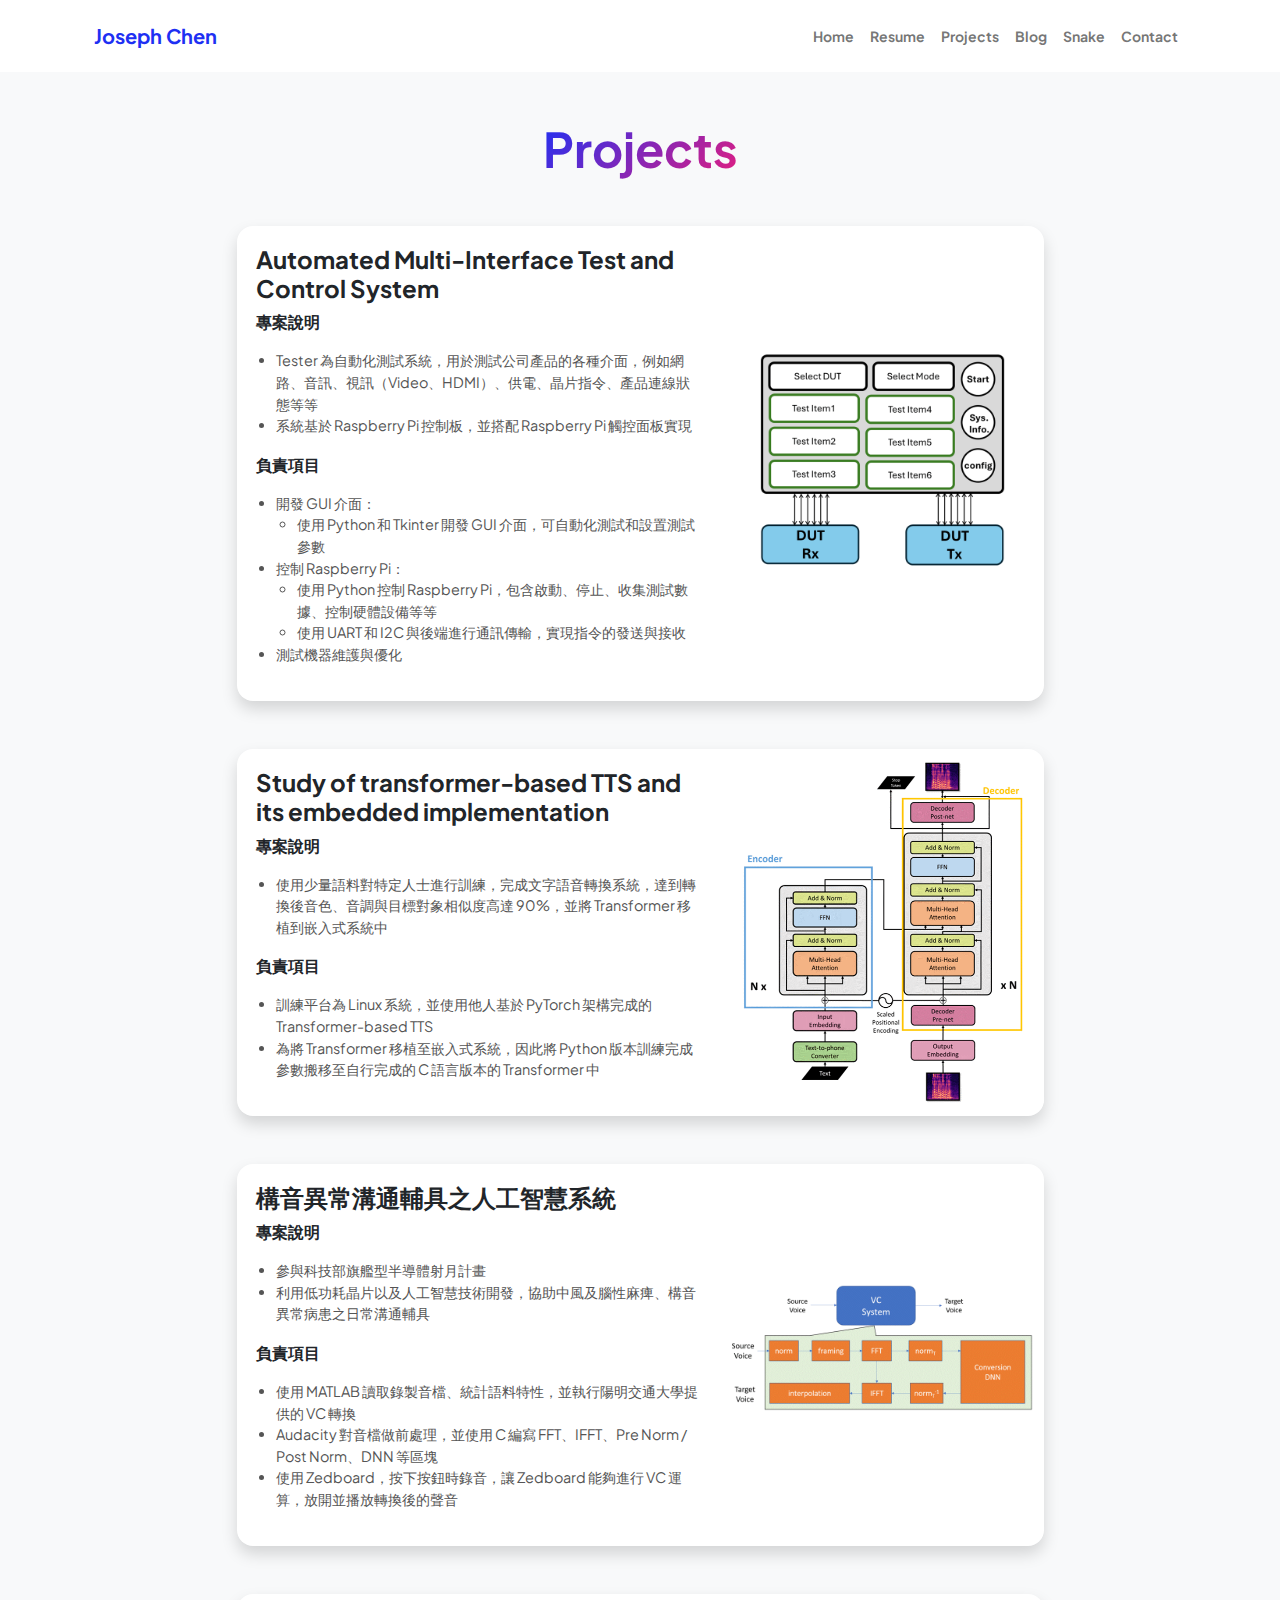
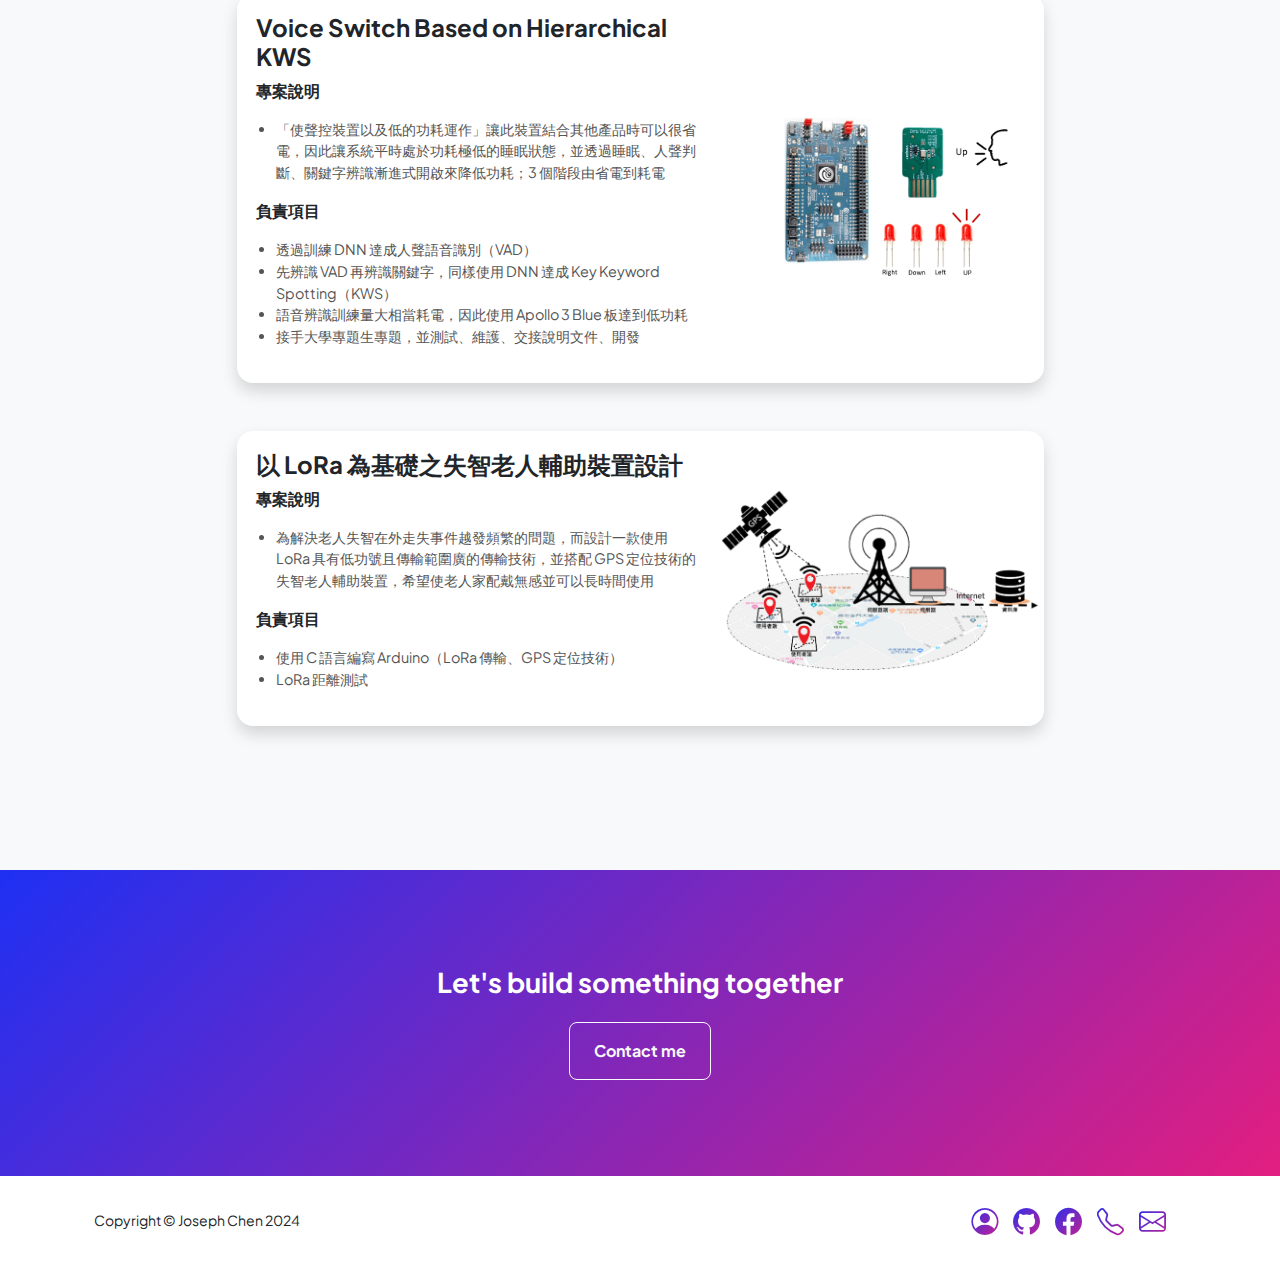
<file: projects.html>
<!DOCTYPE html>
<html lang="en">
    <head>
        <meta charset="utf-8" />
        <meta name="viewport" content="width=device-width, initial-scale=1, shrink-to-fit=no" />
        <meta name="description" content="" />
        <meta name="author" content="" />
        <title>陳憲億 (Joseph Chen)</title>
        <!-- Favicon-->
        <link rel="icon" type="image/x-icon" href="assets/favicon.ico" />
        <!-- Custom Google font-->
        <link rel="preconnect" href="https://fonts.googleapis.com" />
        <link rel="preconnect" href="https://fonts.gstatic.com" crossorigin />
        <link href="https://fonts.googleapis.com/css2?family=Plus+Jakarta+Sans:wght@100;200;300;400;500;600;700;800;900&amp;display=swap" rel="stylesheet" />
        <!-- Bootstrap icons-->
        <link href="https://cdn.jsdelivr.net/npm/bootstrap-icons@1.8.1/font/bootstrap-icons.css" rel="stylesheet" />
        <!-- Core theme CSS (includes Bootstrap)-->
        <link href="css/styles.css" rel="stylesheet" />
    </head>
    <body class="d-flex flex-column h-100 bg-light">
        <main class="flex-shrink-0">
            <!-- Navigation-->
            <nav class="navbar navbar-expand-lg navbar-light bg-white py-3">
                <div class="container px-4">
                    <a class="navbar-brand" href="index.html"><span class="fw-bolder text-primary">Joseph Chen</span></a>
                    <button class="navbar-toggler" type="button" data-bs-toggle="collapse" data-bs-target="#navbarSupportedContent" aria-controls="navbarSupportedContent" aria-expanded="false" aria-label="Toggle navigation"><span class="navbar-toggler-icon"></span></button>
                    <div class="collapse navbar-collapse" id="navbarSupportedContent">
                        <ul class="navbar-nav ms-auto mb-2 mb-lg-0 small fw-bolder">
                            <li class="nav-item"><a class="nav-link" href="index.html">Home</a></li>
                            <li class="nav-item"><a class="nav-link" href="resume.html">Resume</a></li>
                            <li class="nav-item"><a class="nav-link" href="projects.html">Projects</a></li>
                            <li class="nav-item"><a class="nav-link" href="blog2.html">Blog</a></li>
                            <li class="nav-item"><a class="nav-link" href="snake.html">Snake</a></li>
                            <li class="nav-item"><a class="nav-link" href="contact.html">Contact</a></li>
                        </ul>
                    </div>
                </div>
            </nav>
            <!-- Projects Section-->
            <section class="py-5">
                <div class="container px-4 mb-5">
                    <div class="text-center mb-5">
                        <h1 class="display-5 fw-bolder mb-0"><span class="text-gradient d-inline">Projects</span></h1>
                    </div>
                    <div class="row gx-5 justify-content-center">
                        <div class="col-lg-11 col-xl-9 col-xxl-8">
                            <!-- Project Card 1-->
                            <div class="card overflow-hidden shadow rounded-4 border-0 mb-5">
                                <div class="card-body p-0">
                                    <div class="d-flex align-items-center">
                                        <div class="p-6-project">
                                            <h4 class="fw-bolder">Automated Multi-Interface Test and Control System</h4>
                                            <p class="fw-bolder">專案說明</p>
                                            <p>
                                                <ul class="font-color-555">
                                                    <li>Tester 為自動化測試系統，用於測試公司產品的各種介面，例如網路、音訊、視訊（Video、HDMI）、供電、晶片指令、產品連線狀態等等</li>
                                                    <li>系統基於 Raspberry Pi 控制板，並搭配 Raspberry Pi 觸控面板實現</li>
                                                </ul>
                                            </p>

                                            <p class="fw-bolder">負責項目</p>
                                            <p>
                                                <ul class="font-color-555">
                                                    <li>開發 GUI 介面：</li>
                                                        <ul>
                                                            <li>使用 Python 和 Tkinter 開發 GUI 介面，可自動化測試和設置測試參數</li>
                                                        </ul>
                                                    <li>控制 Raspberry Pi：</li>
                                                        <ul>
                                                            <li>使用 Python 控制 Raspberry Pi，包含啟動、停止、收集測試數據、控制硬體設備等等</li>
                                                            <li>使用 UART 和 I2C 與後端進行通訊傳輸，實現指令的發送與接收</li>
                                                        </ul>
                                                    <li>測試機器維護與優化</li>
                                                </ul>
                                            </p>
                                        </div>
                                        <img class="img-fluid2 img-size" src="assets/Tester.png" alt="..." />
                                    </div>
                                </div>
                            </div>
                            
                            

                            <!-- Project Card 2-->
                            <div class="card overflow-hidden shadow rounded-4 border-0 mb-5">
                                <div class="card-body p-0">
                                    <div class="d-flex align-items-center">
                                        <div class="p-6-project">
                                            <h4 class="fw-bolder">Study of transformer-based TTS and its embedded implementation</h4>
                                            <p class="fw-bolder">專案說明</p>
                                            <p>
                                                <ul class="font-color-555">
                                                    <li>使用少量語料對特定人士進行訓練，完成文字語音轉換系統，達到轉換後音色、音調與目標對象相似度高達 90%，並將 Transformer 移植到嵌入式系統中</li>
                                                </ul>
                                            </p>

                                            <p class="fw-bolder">負責項目</p>
                                            <p>
                                                <ul class="font-color-555">
                                                    <li>訓練平台為 Linux 系統，並使用他人基於 PyTorch 架構完成的 Transformer-based TTS</li>
                                                    <li>為將 Transformer 移植至嵌入式系統，因此將 Python 版本訓練完成參數搬移至自行完成的 C 語言版本的 Transformer 中</li>
                                                </ul>
                                            </p>
                                        </div>
                                        <img class="img-fluid2 img-size" src="assets/Tranformer.png" alt="..." />
                                    </div>
                                </div>
                            </div>



                            <!-- Project Card 3-->
                            <div class="card overflow-hidden shadow rounded-4 border-0 mb-5">
                                <div class="card-body p-0">
                                    <div class="d-flex align-items-center">
                                        <div class="p-6-project">
                                            <h4 class="fw-bolder">構音異常溝通輔具之人工智慧系統</h4>
                                            <p class="fw-bolder">專案說明</p>
                                            <p>
                                                <ul class="font-color-555">
                                                    <li>參與科技部旗艦型半導體射月計畫</li>
                                                    <li>利用低功耗晶片以及人工智慧技術開發，協助中風及腦性麻痺、構音異常病患之日常溝通輔具</li>
                                                </ul>
                                            </p>

                                            <p class="fw-bolder">負責項目</p>
                                            <p>
                                                <ul class="font-color-555">
                                                    <li>使用 MATLAB 讀取錄製音檔、統計語料特性，並執行陽明交通大學提供的 VC 轉換</li>
                                                    <li>Audacity 對音檔做前處理，並使用 C 編寫 FFT、IFFT、Pre Norm / Post Norm、DNN 等區塊</li>
                                                    <li>使用 Zedboard，按下按鈕時錄音，讓 Zedboard 能夠進行 VC 運算，放開並播放轉換後的聲音</li>
                                                </ul>
                                            </p>
                                        </div>
                                        <img class="img-fluid2 img-size" src="assets/VC.png" alt="..." />
                                    </div>
                                </div>
                            </div>


                            <!-- Project Card 4-->
                            <div class="card overflow-hidden shadow rounded-4 border-0 mb-5">
                                <div class="card-body p-0">
                                    <div class="d-flex align-items-center">
                                        <div class="p-6-project">
                                            <h4 class="fw-bolder">Voice Switch Based on Hierarchical KWS</h4>
                                            <p class="fw-bolder">專案說明</p>
                                            <p>
                                                <ul class="font-color-555">
                                                    <li>「使聲控裝置以及低的功耗運作」讓此裝置結合其他產品時可以很省電，因此讓系統平時處於功耗極低的睡眠狀態，並透過睡眠、人聲判斷、關鍵字辨識漸進式開啟來降低功耗；3 個階段由省電到耗電</li>
                                                </ul>
                                            </p>

                                            <p class="fw-bolder">負責項目</p>
                                            <p>
                                                <ul class="font-color-555">
                                                    <li>透過訓練 DNN 達成人聲語音識別（VAD） </li>
                                                    <li>先辨識 VAD 再辨識關鍵字，同樣使用 DNN 達成 Key Keyword Spotting（KWS）</li>
                                                    <li>語音辨識訓練量大相當耗電，因此使用 Apollo 3 Blue 板達到低功耗</li>
                                                    <li>接手大學專題生專題，並測試、維護、交接說明文件、開發</li>
                                                </ul>
                                            </p>
                                        </div>
                                        <img class="img-fluid2 img-size" src="assets/VAD_KWS.png" alt="..." />
                                    </div>
                                </div>
                            </div>


                            <!-- Project Card 5-->
                            <div class="card overflow-hidden shadow rounded-4 border-0 mb-5">
                                <div class="card-body p-0">
                                    <div class="d-flex align-items-center">
                                        <div class="p-6-project">
                                            <h4 class="fw-bolder">以 LoRa 為基礎之失智老人輔助裝置設計</h4>
                                            <p class="fw-bolder">專案說明</p>
                                            <p>
                                                <ul class="font-color-555">
                                                    <li>為解決老人失智在外走失事件越發頻繁的問題，而設計一款使用 LoRa 具有低功號且傳輸範圍廣的傳輸技術，並搭配 GPS 定位技術的失智老人輔助裝置，希望使老人家配戴無感並可以長時間使用</li>
                                                </ul>
                                            </p>

                                            <p class="fw-bolder">負責項目</p>
                                            <p>
                                                <ul class="font-color-555">
                                                    <li>使用 C 語言編寫 Arduino（LoRa 傳輸、GPS 定位技術）</li>
                                                    <li>LoRa 距離測試</li>
                                                </ul>
                                            </p>
                                        </div>
                                        <img class="img-fluid2 img-size" src="assets/LoRa.png" alt="..." />
                                    </div>
                                </div>
                            </div>





                        </div>
                    </div>
                </div>
            </section>
            <!-- Call to action section-->
            <section class="py-5 bg-gradient-primary-to-secondary text-white">
                <div class="container px-4 my-5">
                    <div class="text-center">
                        <h4 class="display-7 fw-bolder mb-4">Let's build something together</h4>
                        <a class="btn btn-outline-light btn-lg px-4 py-3 fs-6 fw-bolder" href="contact.html">Contact me</a>
                    </div>
                </div>
            </section>
        </main>
        <!-- Footer-->
        <footer class="bg-white py-4 mt-auto">
            <div class="container px-4">
                <div class="row align-items-center justify-content-between flex-column flex-sm-row">
                    <div class="col-auto"><div class="small m-0">Copyright &copy; Joseph Chen 2024</div></div>
                    <!-- <div class="col-auto">
                        <a class="small" href="#!">Privacy</a>
                        <span class="mx-1">&middot;</span>
                        <a class="small" href="#!">Terms</a>
                        <span class="mx-1">&middot;</span>
                        <a class="small" href="#!">Contact</a>
                    </div> -->
                    <div class="col-auto" style="font-size: 1.7em; margin-right: 10px;">
                        <a class="text-gradient" href="https://www.cakeresume.com/s--g59SDSH82OEybvapXS0q5A--/fg6ts15"><i class="bi bi-person-circle " style="margin-right: 10px;"></i></a>
                        <!-- <a class="text-gradient" href="#!"><i class="bi bi-104"></i></a> -->
                        <a class="text-gradient" href="https://github.com/chullin"><i class="bi bi-github" style="margin-right: 10px;"></i></a>
                        <a class="text-gradient" href="https://www.facebook.com/profile.php?id=100002930302460"><i class="bi bi-facebook" style="margin-right: 10px;"></i></a>
                        <a id="contact-link" class="text-gradient" href="#" data-phone="(+886) 960-967-058"><i class="bi bi-telephone" style="margin-right: 10px;"></i></a>
                        <a class="text-gradient" href="mailto:fg6ts15@gmail.com"><i class="bi bi-envelope" style="margin-right: 10px;"></i></a>
                    </div>
                </div>
            </div>
        </footer>
        <!-- Bootstrap core JS-->
        <script src="https://cdn.jsdelivr.net/npm/bootstrap@5.2.3/dist/js/bootstrap.bundle.min.js"></script>
        <!-- Core theme JS-->
        <script src="js/scripts.js"></script>
    </body>
</html>
</file>
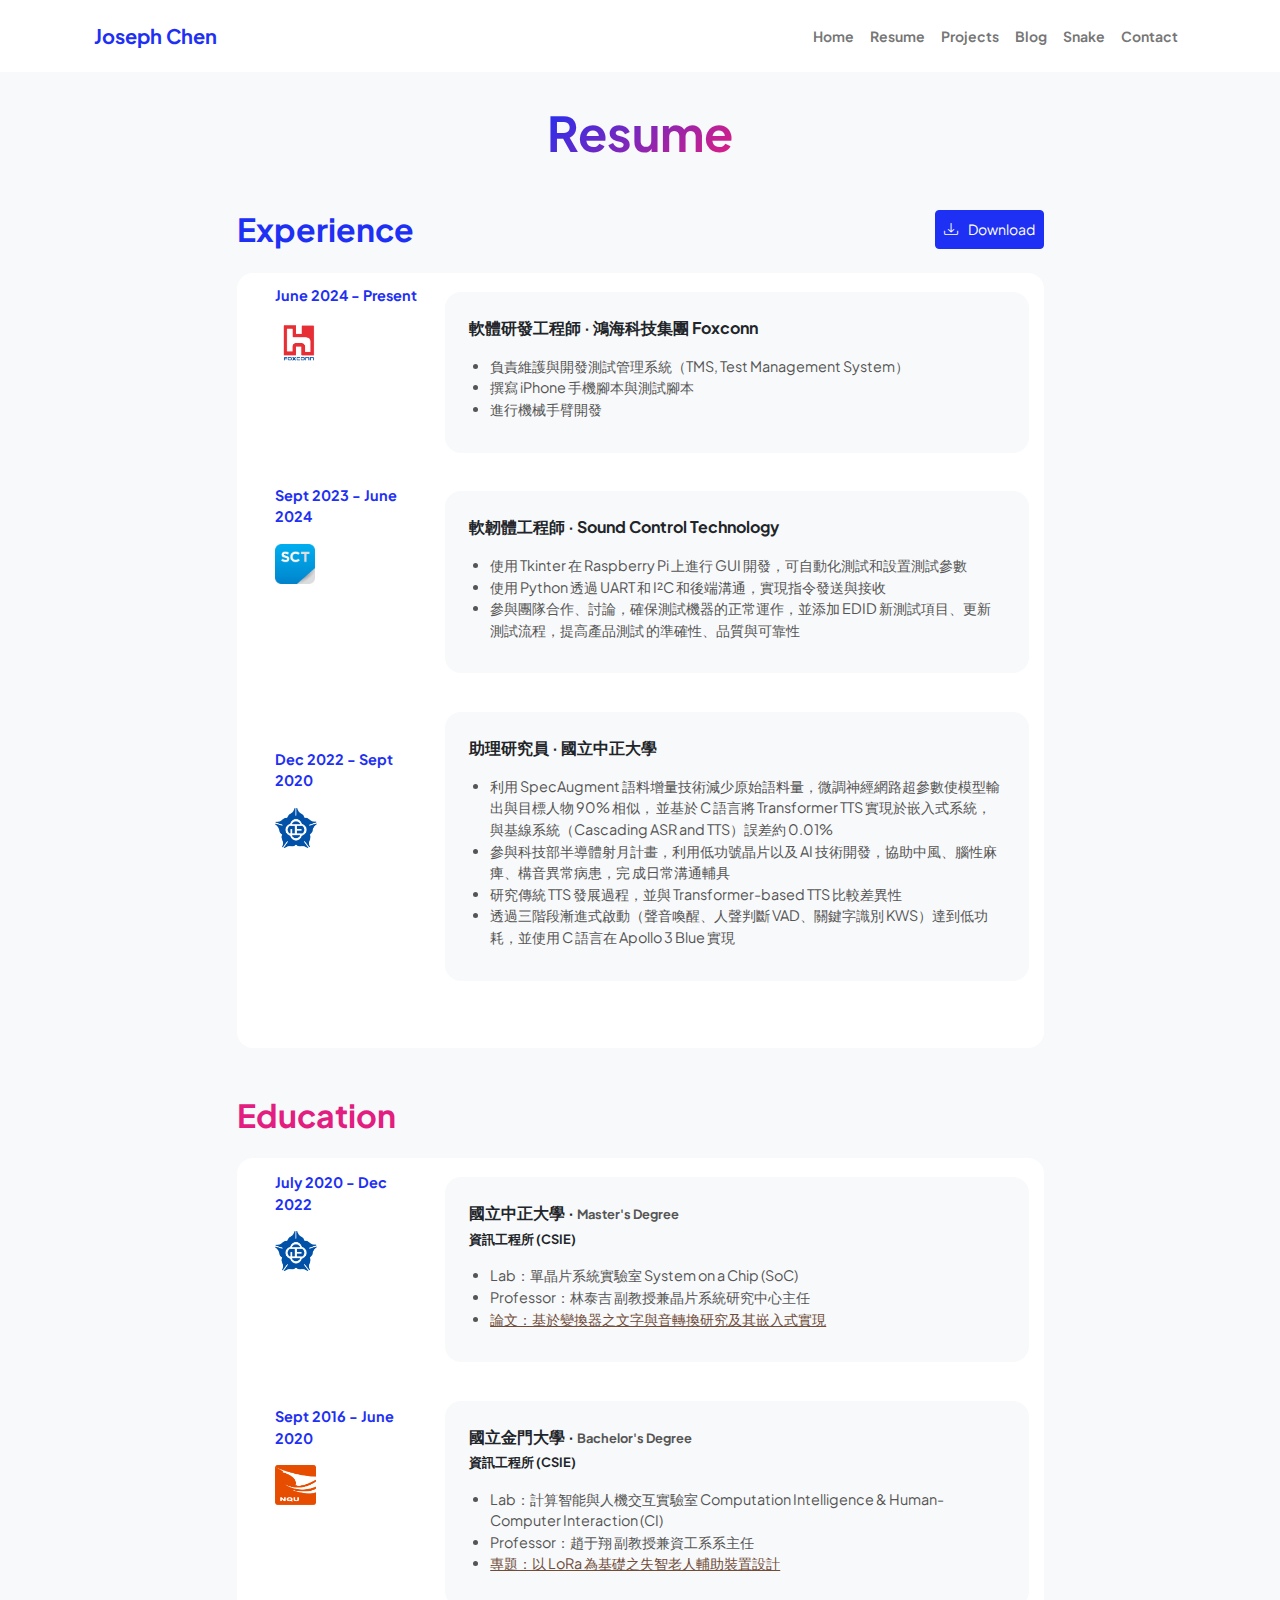
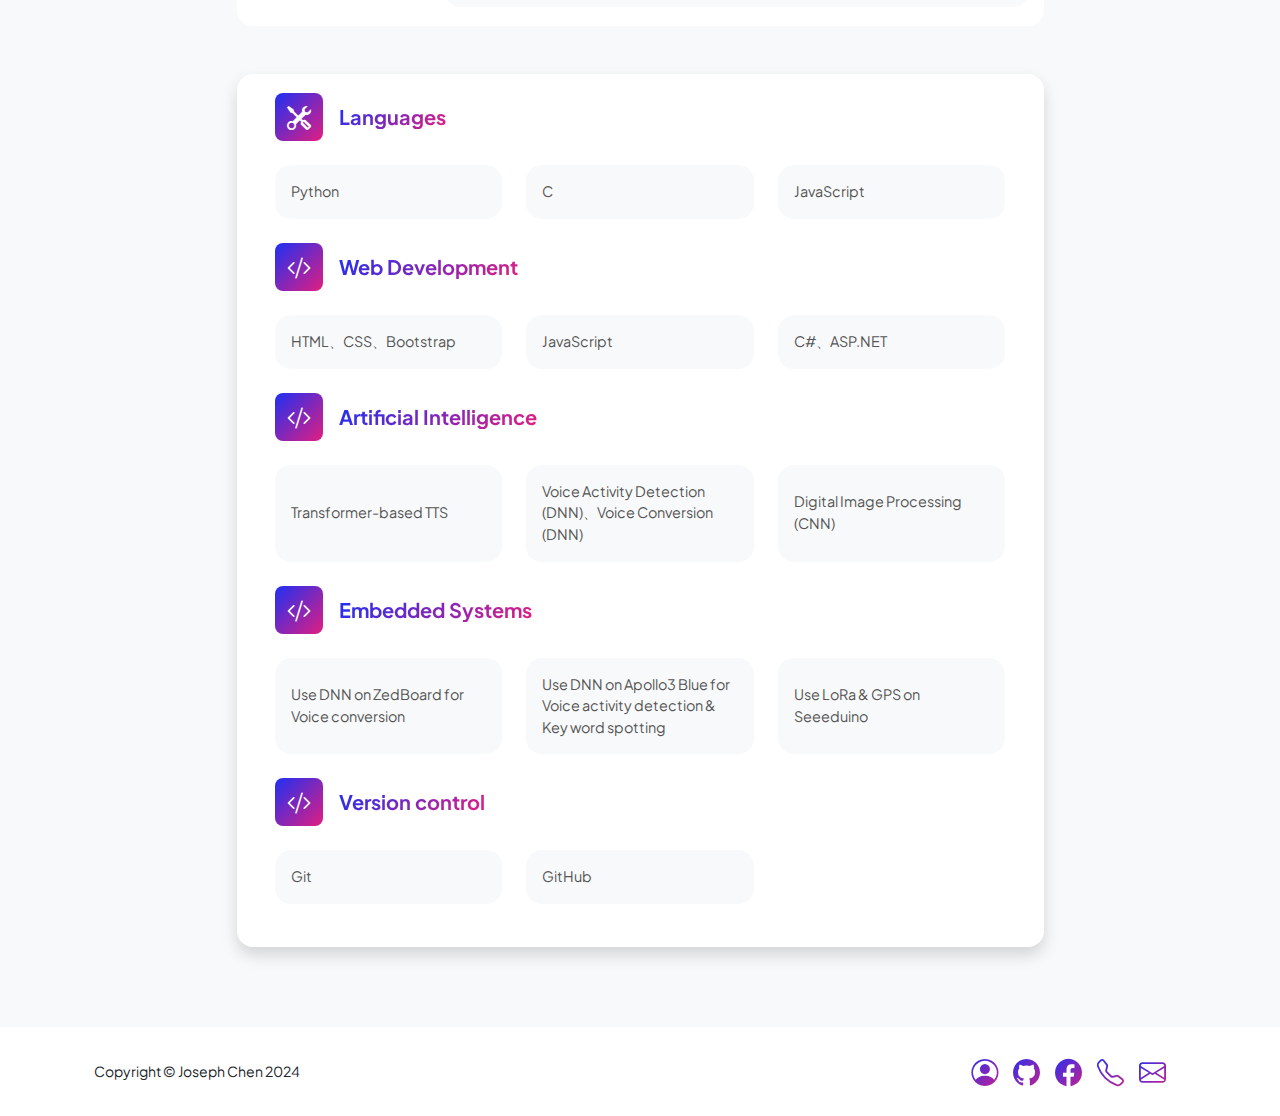
<file: resume.html>
<!DOCTYPE html>
<html lang="en">
    <head>
        <meta charset="utf-8" />
        <meta name="viewport" content="width=device-width, initial-scale=1, shrink-to-fit=no" />
        <meta name="description" content="" />
        <meta name="author" content="" />
        <title>陳憲億 (Joseph Chen)</title>
        <!-- Favicon-->
        <link rel="icon" type="image/x-icon" href="assets/favicon.ico" />
        <!-- Custom Google font-->
        <link rel="preconnect" href="https://fonts.googleapis.com" />
        <link rel="preconnect" href="https://fonts.gstatic.com" crossorigin />
        <link href="https://fonts.googleapis.com/css2?family=Plus+Jakarta+Sans:wght@100;200;300;400;500;600;700;800;900&amp;display=swap" rel="stylesheet" />
        <!-- Bootstrap icons-->
        <link href="https://cdn.jsdelivr.net/npm/bootstrap-icons@1.8.1/font/bootstrap-icons.css" rel="stylesheet" />
        <!-- Core theme CSS (includes Bootstrap)-->
        <link href="css/styles.css" rel="stylesheet" />
    </head>
    <body class="d-flex flex-column h-100 bg-light">
        <main class="flex-shrink-0">
            <!-- Navigation-->
            <nav class="navbar navbar-expand-lg navbar-light bg-white py-3">
                <div class="container px-4">
                    <a class="navbar-brand" href="index.html"><span class="fw-bolder text-primary">Joseph Chen</span></a>
                    <button class="navbar-toggler" type="button" data-bs-toggle="collapse" data-bs-target="#navbarSupportedContent" aria-controls="navbarSupportedContent" aria-expanded="false" aria-label="Toggle navigation"><span class="navbar-toggler-icon"></span></button>
                    <div class="collapse navbar-collapse" id="navbarSupportedContent">
                        <ul class="navbar-nav ms-auto mb-2 mb-lg-0 small fw-bolder">
                            <li class="nav-item"><a class="nav-link" href="index.html">Home</a></li>
                            <li class="nav-item"><a class="nav-link" href="resume.html">Resume</a></li>
                            <li class="nav-item"><a class="nav-link" href="projects.html">Projects</a></li>
                            <li class="nav-item"><a class="nav-link" href="blog2.html">Blog</a></li>
                            <li class="nav-item"><a class="nav-link" href="snake.html">Snake</a></li>
                            <li class="nav-item"><a class="nav-link" href="contact.html">Contact</a></li>
                        </ul>
                    </div>
                </div>
            </nav>
            <!-- Page Content-->
            <div class="container px-4 my-6">
                <div class="text-center mb-5">
                    <h1 class="display-5 fw-bolder mb-0"><span class="text-gradient d-inline">Resume</span></h1>
                </div>
                <div class="row gx-5 justify-content-center">
                    <div class="col-lg-11 col-xl-9 col-xxl-8">
                        <!-- Experience Section-->
                        <section>
                            <div class="d-flex align-items-center justify-content-between mb-4">
                                <h2 class="text-primary fw-bolder mb-0">Experience</h2>
                                <!-- Download resume button-->
                                <!-- Note: Set the link href target to a PDF file within your project-->
                                <a class="btn btn-primary btn-sm px-2 py-2" href="https://drive.usercontent.google.com/download?id=1EqbNN55LZw7LVysjO8dirmCinm-2d_S3&export=download&authuser=1&confirm=t&uuid=847471e9-c619-41a0-83bf-62bcb39f08dc&at=AEz70l5bZ-vEAF0ateEbOE5hvphb:1742829619466">
                                    <div class="d-inline-block bi bi-download me-2"></div>
                                    Download
                                </a>
                            </div>
                            <!-- Experience Card 1-->
                            <div class="card border-0 rounded-4 mb-5">
                                <div class="card-body p-6">
                                    <div class="row align-items-center gx-5">
                                        <div class="col mb-4 mb-lg-0 margin-top-minus6 ">
                                            <div class="p-0 rounded-4">
                                                <div class="text-primary fw-bolder mb-3 fs-8">June 2024 - Present</div>
                                                <img class="float-start resume-icon" src="assets/foxconn.jpg" alt="Foxconn">
                                                <!-- <div class="small fw-bolder">軟韌體工程師</div>
                                                <div class="small text-muted">Sound Control Technology</div> -->
                                                <!-- <div class="small text-muted">Taipei, TaiWan</div> -->
                                            </div>
                                        </div>
                                        
                                        <div class="col-lg-9 bg-light   rounded-4">
                                            <div class="margin-t15-b1 fw-bolder">軟體研發工程師  &middot; 鴻海科技集團 Foxconn</div>
                                            <div class="padding-bottom-1">
                                                <ul class="font-color-555">
                                                    <li>負責維護與開發測試管理系統（TMS, Test Management System）</li>
                                                    <li>撰寫 iPhone 手機腳本與測試腳本</li>
                                                    <li>進行機械手臂開發</li>
                                                </ul>
                                                <!-- Lorem ipsum dolor sit amet consectetur adipisicing elit. Delectus laudantium, voluptatem quis repellendus eaque sit animi illo ipsam amet officiis corporis sed aliquam non voluptate corrupti excepturi maxime porro fuga.</div> -->
                                            
                                        </div>
                                    </div>
                                </div>
                            </div>
                            
                            <div class="card border-0 rounded-4 mb-5">
                                <div class="card-body p-6">
                                    <div class="row align-items-center gx-5">
                                        <div class="col mb-4 mb-lg-0 margin-top-minus6 ">
                                            <div class="p-0 rounded-4">
                                                <div class="text-primary fw-bolder mb-3 fs-8">Sept 2023 - June 2024</div>
                                                <img class="float-start resume-icon" src="assets/SCT.png" alt="STC">
                                                <!-- <div class="small fw-bolder">軟韌體工程師</div>
                                                <div class="small text-muted">Sound Control Technology</div> -->
                                                <!-- <div class="small text-muted">Taipei, TaiWan</div> -->
                                            </div>
                                        </div>
                                        
                                        <div class="col-lg-9 bg-light   rounded-4">
                                            <div class="margin-t15-b1 fw-bolder">軟韌體工程師  &middot; Sound Control Technology</div>
                                            <div class="padding-bottom-1">
                                                <ul class="font-color-555">
                                                    <li>使用 Tkinter 在 Raspberry Pi 上進行 GUI 開發，可自動化測試和設置測試參數</li>
                                                    <li>使用 Python 透過 UART 和 I²C 和後端溝通，實現指令發送與接收</li>
                                                    <li>參與團隊合作、討論，確保測試機器的正常運作，並添加 EDID 新測試項目、更新測試流程，提高產品測試
                                                        的準確性、品質與可靠性</li>
                                                </ul>
                                                <!-- Lorem ipsum dolor sit amet consectetur adipisicing elit. Delectus laudantium, voluptatem quis repellendus eaque sit animi illo ipsam amet officiis corporis sed aliquam non voluptate corrupti excepturi maxime porro fuga.</div> -->
                                            
                                        </div>
                                    </div>
                                </div>
                            </div>


                            <div class="card border-0 rounded-4">
                                <div class="card-body p-6">
                                    <div class="row align-items-center gx-5">
                                        <div class="col mb-4 mb-lg-0 margin-top-minus6 ">
                                            <div class="p-0 rounded-4">
                                                <div class="text-primary fw-bolder mb-3 fs-8">Dec 2022 - Sept 2020</div>
                                                <img class="float-start  resume-icon" src="assets/CCU.png" alt="CCU"">
                                                <!-- <div class="small fw-bolder">軟韌體工程師</div>
                                                <div class="small text-muted">Sound Control Technology</div> -->
                                                <!-- <div class="small text-muted">Taipei, TaiWan</div> -->
                                            </div>
                                        </div>
                                        
                                        <div class="col-lg-9 bg-light   rounded-4">
                                            <div class="margin-t15-b1 fw-bolder">助理研究員 &middot; 國立中正大學</div>
                                            <div class="padding-bottom-1">
                                                <ul class="font-color-555">
                                                    <li>利用 SpecAugment 語料增量技術減少原始語料量，微調神經網路超參數使模型輸出與目標人物 90% 相似，
                                                        並基於 C 語言將 Transformer TTS 實現於嵌入式系統，與基線系統（Cascading ASR and TTS）誤差約 0.01%</li>
                                                    <li>參與科技部半導體射月計畫，利用低功號晶片以及 AI 技術開發，協助中風、腦性麻痺、構音異常病患，完
                                                        成日常溝通輔具</li>
                                                    <li>研究傳統 TTS 發展過程，並與 Transformer-based TTS 比較差異性</li>
                                                    <li>透過三階段漸進式啟動（聲音喚醒、人聲判斷 VAD、關鍵字識別 KWS）達到低功耗，並使用 C 語言在
                                                        Apollo 3 Blue 實現</li>
                                                </ul>
                                                <!-- Lorem ipsum dolor sit amet consectetur adipisicing elit. Delectus laudantium, voluptatem quis repellendus eaque sit animi illo ipsam amet officiis corporis sed aliquam non voluptate corrupti excepturi maxime porro fuga.</div> -->
                                            
                                        </div>
                                    </div>
                                </div>
                            </div>
                        
                        
                        </section>

                    
                        <!-- Education Section-->
                        <section>
                            <h2 class="text-secondary fw-bolder mb-4">Education</h2>
                            <!-- Education Card 1-->
                            <!-- <div class="card shadow border-0 rounded-4 mb-5">
                                <div class="card-body p-6">
                                    <div class="row align-items-center gx-5">
                                        <div class="col text-center text-lg-start mb-4 mb-lg-0">
                                            <div class="bg-light p-3 rounded-4">
                                                <div class="text-secondary fw-bolder mb-2">2015 - 2017</div>
                                                <div class="mb-2">
                                                    <div class="small fw-bolder">Barnett College</div>
                                                    <div class="small text-muted">Fairfield, NY</div>
                                                </div>
                                                <div class="fst-italic">
                                                    <div class="small text-muted">Master's</div>
                                                    <div class="small text-muted">Web Development</div>
                                                </div>
                                            </div>
                                        </div>
                                        <div class="col-lg-8"><div>Lorem ipsum dolor sit amet consectetur adipisicing elit. Delectus laudantium, voluptatem quis repellendus eaque sit animi illo ipsam amet officiis corporis sed aliquam non voluptate corrupti excepturi maxime porro fuga.</div></div>
                                    </div>
                                </div>
                            </div> -->
                            <!-- Education Card 2-->
                            <!-- <div class="card shadow border-0 rounded-4 mb-5">
                                <div class="card-body p-6">
                                    <div class="row align-items-center gx-5">
                                        <div class="col text-center text-lg-start mb-4 mb-lg-0">
                                            <div class="bg-light p-3 rounded-4">
                                                <div class="text-secondary fw-bolder mb-2">2011 - 2015</div>
                                                <div class="mb-2">
                                                    <div class="small fw-bolder">ULA</div>
                                                    <div class="small text-muted">Los Angeles, CA</div>
                                                </div>
                                                <div class="fst-italic">
                                                    <div class="small text-muted">Undergraduate</div>
                                                    <div class="small text-muted">Computer Science</div>
                                                </div>
                                            </div>
                                        </div>
                                        <div class="col-lg-8"><div>Lorem ipsum dolor sit amet consectetur adipisicing elit. Delectus laudantium, voluptatem quis repellendus eaque sit animi illo ipsam amet officiis corporis sed aliquam non voluptate corrupti excepturi maxime porro fuga.</div></div>
                                    </div>
                                </div>
                            </div> -->
                            <div class="card border-0 rounded-4 mb-5">
                                <div class="card-body p-6">
                                    <div class="row align-items-center gx-5">
                                        <div class="col mb-4 mb-lg-0 margin-top-minus6 ">
                                            <div class="p-0 rounded-4">
                                                <div class="text-primary fw-bolder mb-3 fs-8">July 2020 - Dec 2022</div>
                                                <img class="float-start resume-icon" src="assets/CCU.png" alt="CCU">
                                            </div>
                                        </div>
                                        
                                        <div class="col-lg-9 bg-light   rounded-4">
                                            <div class="margin-t15-b1 fw-bolder">國立中正大學  &middot; <span class="fs-7 font-color-555">Master's Degree</span></div>
                                            <div class="margin-mt07-b1 fw-bolder fs-7">資訊工程所 (CSIE)</div>
                                            <div class="padding-bottom-1">
                                                <ul class="font-color-555">
                                                    <li>Lab：單晶片系統實驗室 System on a Chip (SoC)</li>
                                                    <li>Professor：林泰吉 副教授兼晶片系統研究中心主任</li>
                                                    <li>
                                                        <a href="https://ndltd.ncl.edu.tw/cgi-bin/gs32/gsweb.cgi?o=dnclcdr&s=id=%22111CCU00392004%22.&searchmode=basic" style="color: #704C39;">
                                                            論文：基於變換器之文字與音轉換研究及其嵌入式實現</a>
                                                    </li>
                                                </ul>
                                                <!-- Lorem ipsum dolor sit amet consectetur adipisicing elit. Delectus laudantium, voluptatem quis repellendus eaque sit animi illo ipsam amet officiis corporis sed aliquam non voluptate corrupti excepturi maxime porro fuga.</div> -->
                                            
                                        </div>
                                    </div>
                                </div>
                            </div>

                            <div class="card border-0 rounded-4">
                                <div class="card-body p-6">
                                    <div class="row align-items-center gx-5">
                                        <div class="col mb-4 mb-lg-0 margin-top-minus6 ">
                                            <div class="p-0 rounded-4">
                                                <div class="text-primary fw-bolder mb-3 fs-8">Sept 2016 - June 2020</div>
                                                <img class="float-start resume-icon" src="assets/NQU.png" alt="NQU">
                                                <!-- <div class="small fw-bolder">軟韌體工程師</div>
                                                <div class="small text-muted">Sound Control Technology</div> -->
                                                <!-- <div class="small text-muted">Taipei, TaiWan</div> -->
                                            </div>
                                        </div>
                                        
                                        <div class="col-lg-9 bg-light   rounded-4">
                                            <div class="margin-t15-b1 fw-bolder">國立金門大學  &middot; <span class="fs-7 font-color-555">Bachelor's Degree</span></div>
                                            <div class="margin-mt07-b1 fw-bolder fs-7">資訊工程所 (CSIE)</div>
                                            <div class="padding-bottom-1">
                                                <ul class="font-color-555">
                                                    <li>Lab：計算智能與人機交互實驗室 Computation Intelligence & Human-
                                                        Computer Interaction (CI)</li>
                                                    <li>Professor：趙于翔 副教授兼資工系系主任</li>
                                                    <li>
                                                        <a href="https://www.airitilibrary.com/Article/Detail/P20191126001-201911-201911260014-201911260014-223-226" style="color: #704C39;">
                                                            專題：以 LoRa 為基礎之失智老人輔助裝置設計</a>
                                                    </li>
                                                </ul>
                                                <!-- Lorem ipsum dolor sit amet consectetur adipisicing elit. Delectus laudantium, voluptatem quis repellendus eaque sit animi illo ipsam amet officiis corporis sed aliquam non voluptate corrupti excepturi maxime porro fuga.</div> -->
                                            
                                        </div>
                                    </div>
                                </div>
                            </div>

                            
                        </section>

                        <!-- Skills Section-->
                        <section>
                            <!-- Skillset Card-->
                            <div class="card shadow border-0 rounded-4 mb-5">
                                <div class="card-body p-6">
                                    <!-- Professional skills list-->
                                    <!-- Languages -->
                                    <div>
                                        <div class="d-flex align-items-center mb-4">
                                            <div class="feature bg-primary bg-gradient-primary-to-secondary text-white rounded-3 me-3"><i class="bi bi-tools"></i></div>
                                            <h5 class="fw-bolder mb-0"><span class="text-gradient d-inline">Languages</span></h5>
                                        </div>
                                        <div class="row row-cols-1 row-cols-md-3 mb-4 font-color-555">
                                            <div class="col mb-4 mb-md-0"><div class="d-flex align-items-center bg-light rounded-4 p-3 h-100">Python</div></div>
                                            <div class="col mb-4 mb-md-0"><div class="d-flex align-items-center bg-light rounded-4 p-3 h-100">C</div></div>
                                            <div class="col"><div class="d-flex align-items-center bg-light rounded-4 p-3 h-100">JavaScript</div></div>
                                        </div>
                                        
                                    </div>
                                    <!-- Web -->
                                    <div class="mb-0">
                                        <div class="d-flex align-items-center mb-4">
                                            <div class="feature bg-primary bg-gradient-primary-to-secondary text-white rounded-3 me-3"><i class="bi bi-code-slash"></i></div>
                                            <h5 class="fw-bolder mb-0"><span class="text-gradient d-inline">Web Development
                                            </span></h5>
                                        </div>
                                        <div class="row row-cols-1 row-cols-md-3 mb-4 font-color-555">
                                            <div class="col mb-4 mb-md-0"><div class="d-flex align-items-center bg-light rounded-4 p-3 h-100">HTML、CSS、Bootstrap</div></div>
                                            <div class="col mb-4 mb-md-0"><div class="d-flex align-items-center bg-light rounded-4 p-3 h-100">JavaScript</div></div>
                                            <div class="col"><div class="d-flex align-items-center bg-light rounded-4 p-3 h-100">C#、ASP.NET</div></div>
                                        </div>
                                    </div>

                                    <!-- AI -->
                                    <div class="mb-0">
                                        <div class="d-flex align-items-center mb-4">
                                            <div class="feature bg-primary bg-gradient-primary-to-secondary text-white rounded-3 me-3"><i class="bi bi-code-slash"></i></div>
                                            <h5 class="fw-bolder mb-0"><span class="text-gradient d-inline">Artificial Intelligence
                                            </span></h5>
                                        </div>
                                        <div class="row row-cols-1 row-cols-md-3 mb-4 font-color-555">
                                            <div class="col mb-4 mb-md-0"><div class="d-flex align-items-center bg-light rounded-4 p-3 h-100">Transformer-based TTS</div></div>
                                            <div class="col mb-4 mb-md-0"><div class="d-flex align-items-center bg-light rounded-4 p-3 h-100">Voice Activity Detection (DNN)、Voice Conversion (DNN)</div></div>
                                            <div class="col"><div class="d-flex align-items-center bg-light rounded-4 p-3 h-100">Digital Image Processing (CNN)</div></div>
                                        </div>
                                    </div>


                                    <!-- Embedded -->
                                    <div class="mb-0">
                                        <div class="d-flex align-items-center mb-4">
                                            <div class="feature bg-primary bg-gradient-primary-to-secondary text-white rounded-3 me-3"><i class="bi bi-code-slash"></i></div>
                                            <h5 class="fw-bolder mb-0"><span class="text-gradient d-inline">Embedded Systems
                                            </span></h5>
                                        </div>
                                        <div class="row row-cols-1 row-cols-md-3 mb-4 font-color-555">
                                            <div class="col mb-4 mb-md-0"><div class="d-flex align-items-center bg-light rounded-4 p-3 h-100">Use DNN on ZedBoard for Voice conversion</div></div>
                                            <div class="col mb-4 mb-md-0"><div class="d-flex align-items-center bg-light rounded-4 p-3 h-100">Use DNN on Apollo3 Blue for Voice activity detection &
                                                Key word spotting</div></div>
                                            <div class="col"><div class="d-flex align-items-center bg-light rounded-4 p-3 h-100">Use LoRa & GPS on Seeeduino</div></div>
                                        </div>
                                    </div>


                                    <!-- Version control -->
                                    <div class="mb-0">
                                        <div class="d-flex align-items-center mb-4">
                                            <div class="feature bg-primary bg-gradient-primary-to-secondary text-white rounded-3 me-3"><i class="bi bi-code-slash"></i></div>
                                            <h5 class="fw-bolder mb-0"><span class="text-gradient d-inline">Version control
                                            </span></h5>
                                        </div>
                                        <div class="row row-cols-1 row-cols-md-3 mb-4 font-color-555">
                                            <div class="col mb-4 mb-md-0"><div class="d-flex align-items-center bg-light rounded-4 p-3 h-100">Git</div></div>
                                            <div class="col mb-4 mb-md-0"><div class="d-flex align-items-center bg-light rounded-4 p-3 h-100">GitHub</div></div>
                                        </div>
                                    </div>
                                </div>
                            </div>
                        </section>
                    </div>
                </div>
            </div>
        </main>
        <!-- Footer-->
        <footer class="bg-white py-4 mt-auto">
            <div class="container px-4">
                <div class="row align-items-center justify-content-between flex-column flex-sm-row">
                    <div class="col-auto"><div class="small m-0">Copyright &copy; Joseph Chen 2024</div></div>
                    <!-- <div class="col-auto">
                        <a class="small" href="#!">Privacy</a>
                        <span class="mx-1">&middot;</span>
                        <a class="small" href="#!">Terms</a>
                        <span class="mx-1">&middot;</span>
                        <a class="small" href="#!">Contact</a>
                    </div> -->
                    <div class="col-auto" style="font-size: 1.7em; margin-right: 10px;">
                        <a class="text-gradient" href="https://www.cakeresume.com/s--g59SDSH82OEybvapXS0q5A--/fg6ts15"><i class="bi bi-person-circle " style="margin-right: 10px;"></i></a>
                        <!-- <a class="text-gradient" href="#!"><i class="bi bi-104"></i></a> -->
                        <a class="text-gradient" href="https://github.com/chullin"><i class="bi bi-github" style="margin-right: 10px;"></i></a>
                        <a class="text-gradient" href="https://www.facebook.com/profile.php?id=100002930302460"><i class="bi bi-facebook" style="margin-right: 10px;"></i></a>
                        <a id="contact-link" class="text-gradient" href="#" data-phone="(+886) 960-967-058"><i class="bi bi-telephone" style="margin-right: 10px;"></i></a>
                        <a class="text-gradient" href="mailto:fg6ts15@gmail.com"><i class="bi bi-envelope" style="margin-right: 10px;"></i></a>
                    </div>
                </div>
            </div>
        </footer>
        <!-- Bootstrap core JS-->
        <script src="https://cdn.jsdelivr.net/npm/bootstrap@5.2.3/dist/js/bootstrap.bundle.min.js"></script>
        <!-- Core theme JS-->
        <script src="js/scripts.js"></script>
    </body>
</html>
</file>
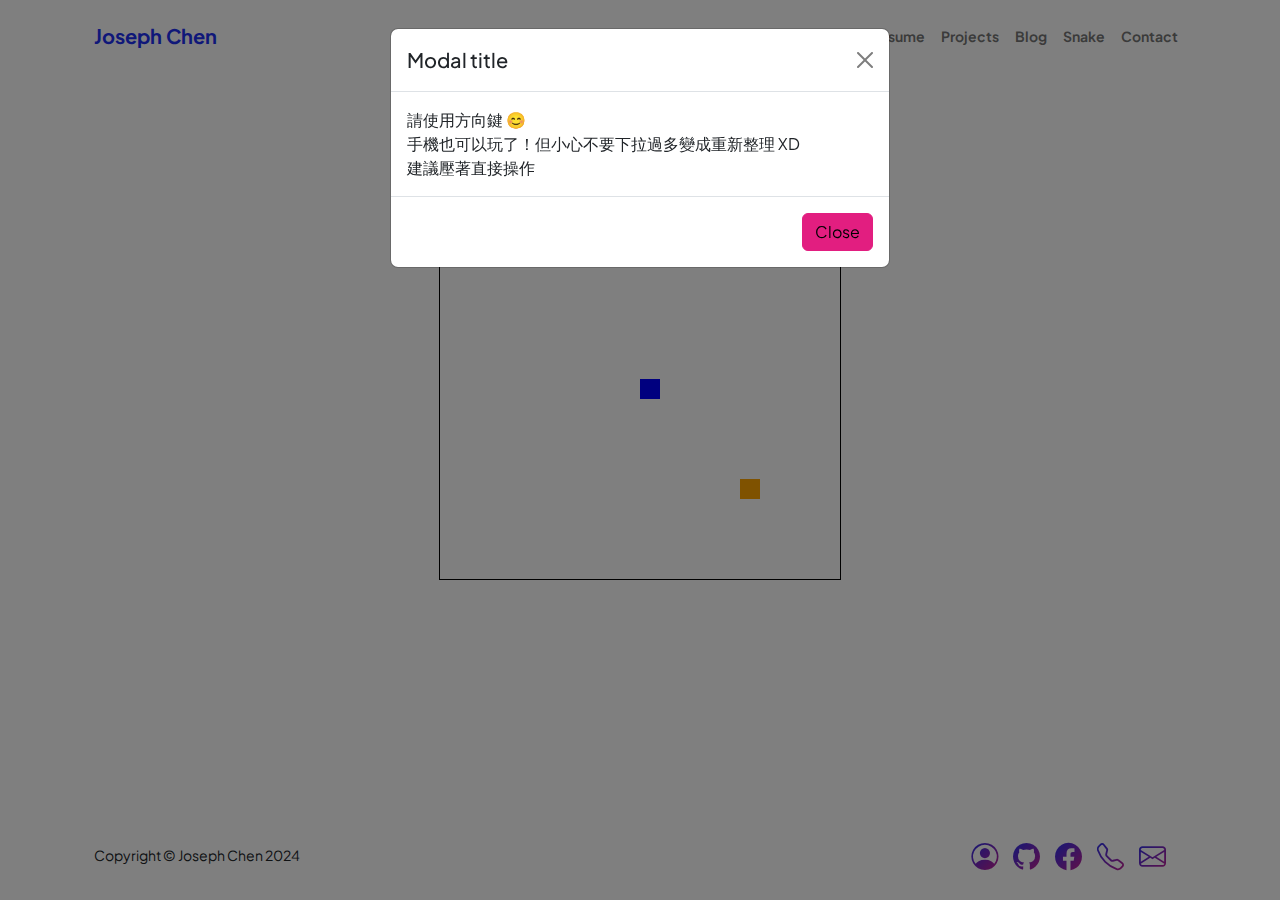
<file: snake.html>
<!DOCTYPE html>
<html lang="en">
    <head>
        <meta charset="utf-8" />
        <meta name="viewport" content="width=device-width, initial-scale=1, shrink-to-fit=no" />
        <meta name="description" content />
        <meta name="author" content />
        <title>陳憲億 (Joseph Chen) - 貪吃蛇</title>
        <!-- Favicon-->
        <link rel="icon" type="image/x-icon" href="assets/favicon.ico" />
        <!-- Custom Google font-->
        <link rel="preconnect" href="https://fonts.googleapis.com" />
        <link rel="preconnect" href="https://fonts.gstatic.com" crossorigin />
        <link href="https://fonts.googleapis.com/css2?family=Plus+Jakarta+Sans:wght@100;200;300;400;500;600;700;800;900&amp;display=swap" rel="stylesheet" />
        <!-- Bootstrap icons-->
        <link href="https://cdn.jsdelivr.net/npm/bootstrap-icons@1.8.1/font/bootstrap-icons.css" rel="stylesheet" />
        <!-- Core theme CSS (includes Bootstrap)-->
        <link href="css/styles.css" rel="stylesheet" />
    </head>
    <body class="d-flex flex-column">
        <main class="flex-shrink-0">
            <!-- Navigation-->
            <nav class="navbar navbar-expand-lg navbar-light bg-white py-3">
                <div class="container px-4">
                    <a class="navbar-brand" href="index.html"><span class="fw-bolder text-primary">Joseph Chen</span></a>
                    <button class="navbar-toggler" type="button" data-bs-toggle="collapse" data-bs-target="#navbarSupportedContent" aria-controls="navbarSupportedContent" aria-expanded="false" aria-label="Toggle navigation"><span class="navbar-toggler-icon"></span></button>
                    <div class="collapse navbar-collapse" id="navbarSupportedContent">
                        <ul class="navbar-nav ms-auto mb-2 mb-lg-0 small fw-bolder">
                            <li class="nav-item"><a class="nav-link" href="index.html">Home</a></li>
                            <li class="nav-item"><a class="nav-link" href="resume.html">Resume</a></li>
                            <li class="nav-item"><a class="nav-link" href="projects.html">Projects</a></li>
                            <li class="nav-item"><a class="nav-link" href="blog2.html">Blog</a></li>
                            <li class="nav-item"><a class="nav-link" href="snake.html">Snake</a></li>
                            <li class="nav-item"><a class="nav-link" href="contact.html">Contact</a></li>
                        </ul>
                    </div>
                </div>
            </nav>
            <!-- Page content-->
            <section>
                <div class="container px-4">
                    <!-- Contact form-->
                    
                    <div class="container px-4 mb-5">
                        <div class="text-center mb-5">
                            <h1 class="display-5 fw-bolder mb-0"><span class="text-gradient d-inline">Greedy Snake</span></h1>
                        </div>
                    </div>


                    <div class="game-container">
                        <canvas id="gameCanvas" width="400" height="400"></canvas>
                    </div>

                </div>



                <!-- Button trigger modal -->
                <button type="button" id="exampleModal1" class="btn btn-primary visually-hidden" data-bs-toggle="modal" data-bs-target="#exampleModal">
                    Launch demo modal
                </button>


                <!-- Modal -->
                <div class="modal fade" id="exampleModal" tabindex="-1" aria-labelledby="exampleModalLabel" aria-hidden="true">
                    <div class="modal-dialog">
                        <div class="modal-content">
                            <div class="modal-header">
                            <h1 class="modal-title fs-5" id="exampleModalLabel">Modal title</h1>
                            <button type="button" class="btn-close" data-bs-dismiss="modal" aria-label="Close"></button>
                            </div>
                            <div class="modal-body">
                            請使用方向鍵 😊   <br/>
                            手機也可以玩了！但小心不要下拉過多變成重新整理 XD <br/>
                            建議壓著直接操作
                            </div>
                            <div class="modal-footer">
                            <button type="button" class="btn btn-secondary" data-bs-dismiss="modal">Close</button>
                            </div>
                        </div>
                    </div>
                </div>


            </section>

        </main>
        <!-- Footer-->
        <footer class="bg-white py-4 mt-auto">
            <div class="container px-4">
                <div class="row align-items-center justify-content-between flex-column flex-sm-row">
                    <div class="col-auto"><div class="small m-0">Copyright &copy; Joseph Chen 2024</div></div>
                    <!-- <div class="col-auto">
                        <a class="small" href="#!">Privacy</a>
                        <span class="mx-1">&middot;</span>
                        <a class="small" href="#!">Terms</a>
                        <span class="mx-1">&middot;</span>
                        <a class="small" href="#!">Contact</a>
                    </div> -->
                    <div class="col-auto" style="font-size: 1.7em; margin-right: 10px;">
                        <a class="text-gradient" href="https://www.cakeresume.com/s--g59SDSH82OEybvapXS0q5A--/fg6ts15"><i class="bi bi-person-circle " style="margin-right: 10px;"></i></a>
                        <!-- <a class="text-gradient" href="#!"><i class="bi bi-104"></i></a> -->
                        <a class="text-gradient" href="https://github.com/chullin"><i class="bi bi-github" style="margin-right: 10px;"></i></a>
                        <a class="text-gradient" href="https://m.me/ChullinChen"><i class="bi bi-facebook" style="margin-right: 10px;"></i></a>
                        <a id="contact-link" class="text-gradient" href="#" data-phone="(+886) 960-967-058"><i class="bi bi-telephone" style="margin-right: 10px;"></i></a>
                        <a class="text-gradient" href="mailto:fg6ts15@gmail.com"><i class="bi bi-envelope" style="margin-right: 10px;"></i></a>
                    </div>
                </div>
            </div>
        </footer>
        <!-- Bootstrap core JS-->
        <script src="https://cdn.jsdelivr.net/npm/bootstrap@5.2.3/dist/js/bootstrap.bundle.min.js"></script>
        <!-- Core theme JS-->
        <script src="js/snake.js"></script>
        <!-- * * * * * * * * * * * * * * * * * * * * * * * * * * * * * * * * * * * * * * * *-->
        <!-- * *                               SB Forms JS                               * *-->
        <!-- * * Activate your form at https://startbootstrap.com/solution/contact-forms * *-->
        <!-- * * * * * * * * * * * * * * * * * * * * * * * * * * * * * * * * * * * * * * * *-->
        <script src="https://cdn.startbootstrap.com/sb-forms-latest.js"></script>


        
    </body>
</html>
</file>
